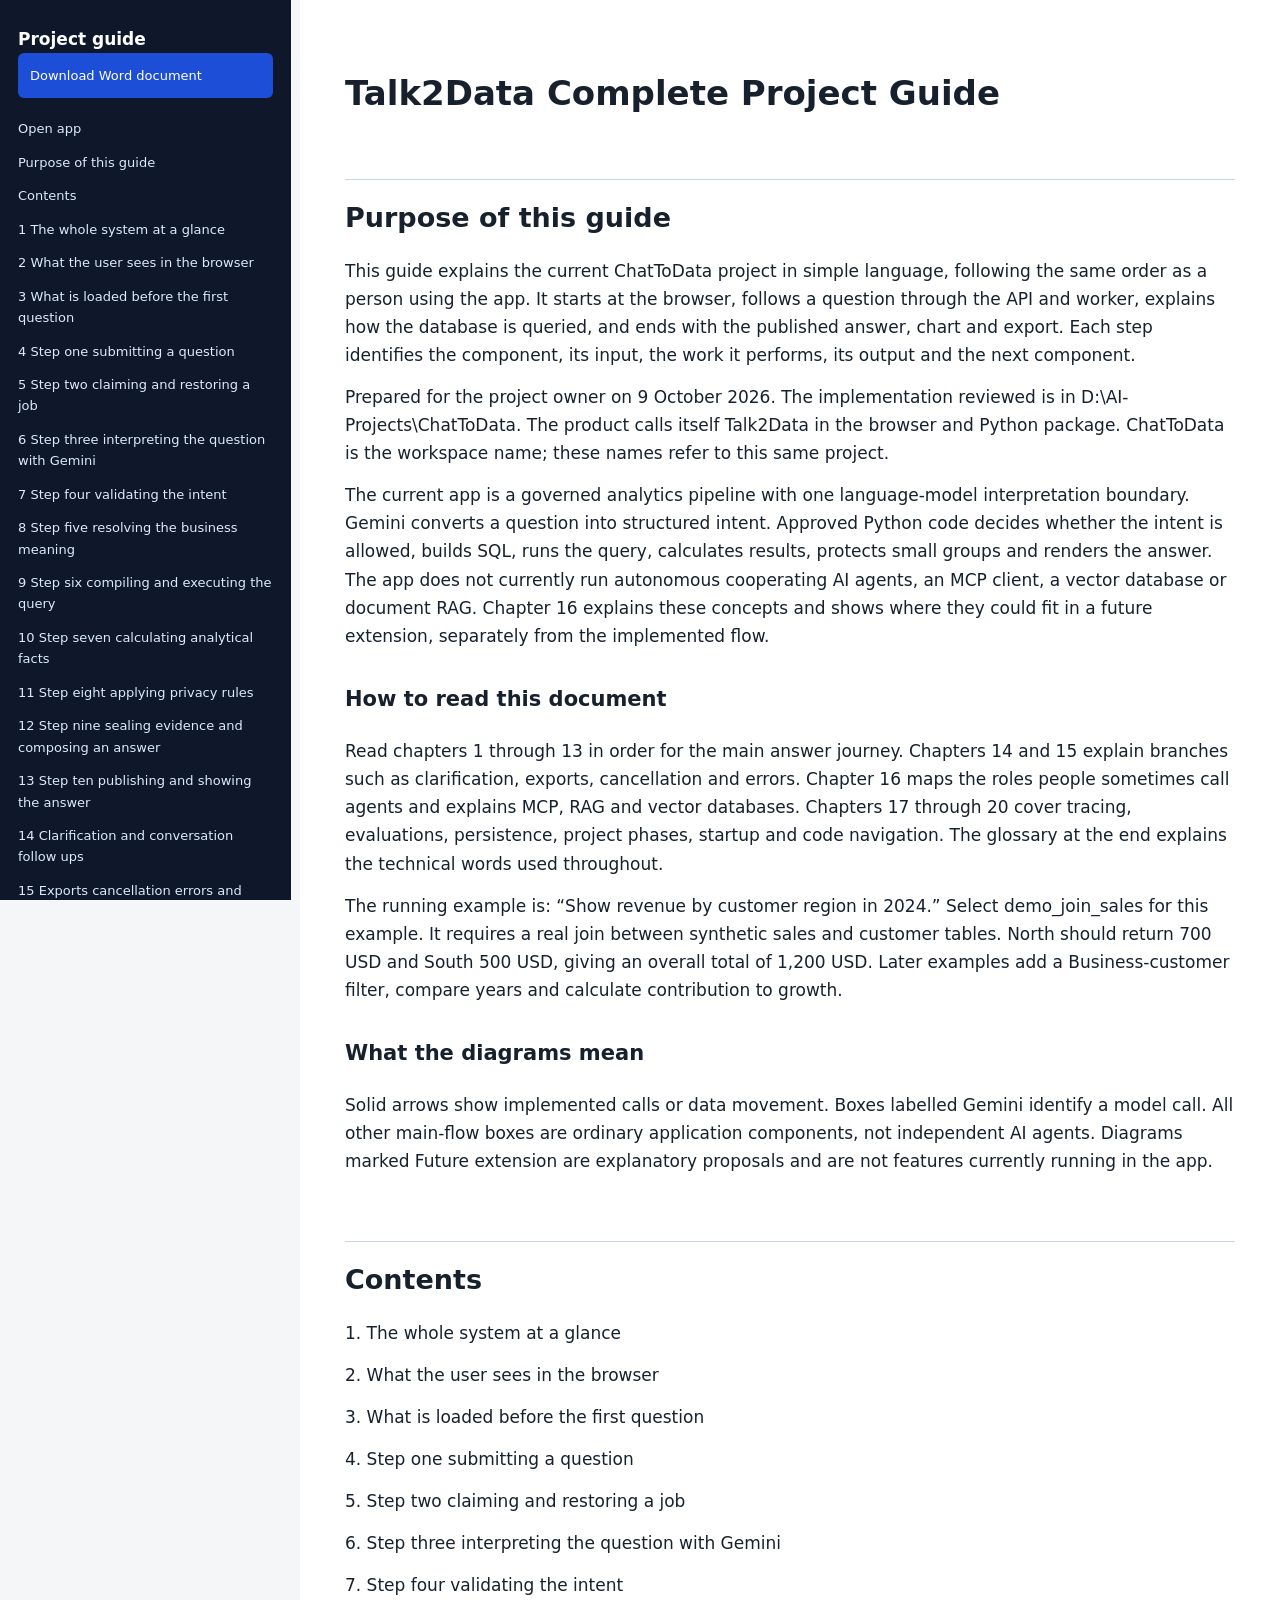
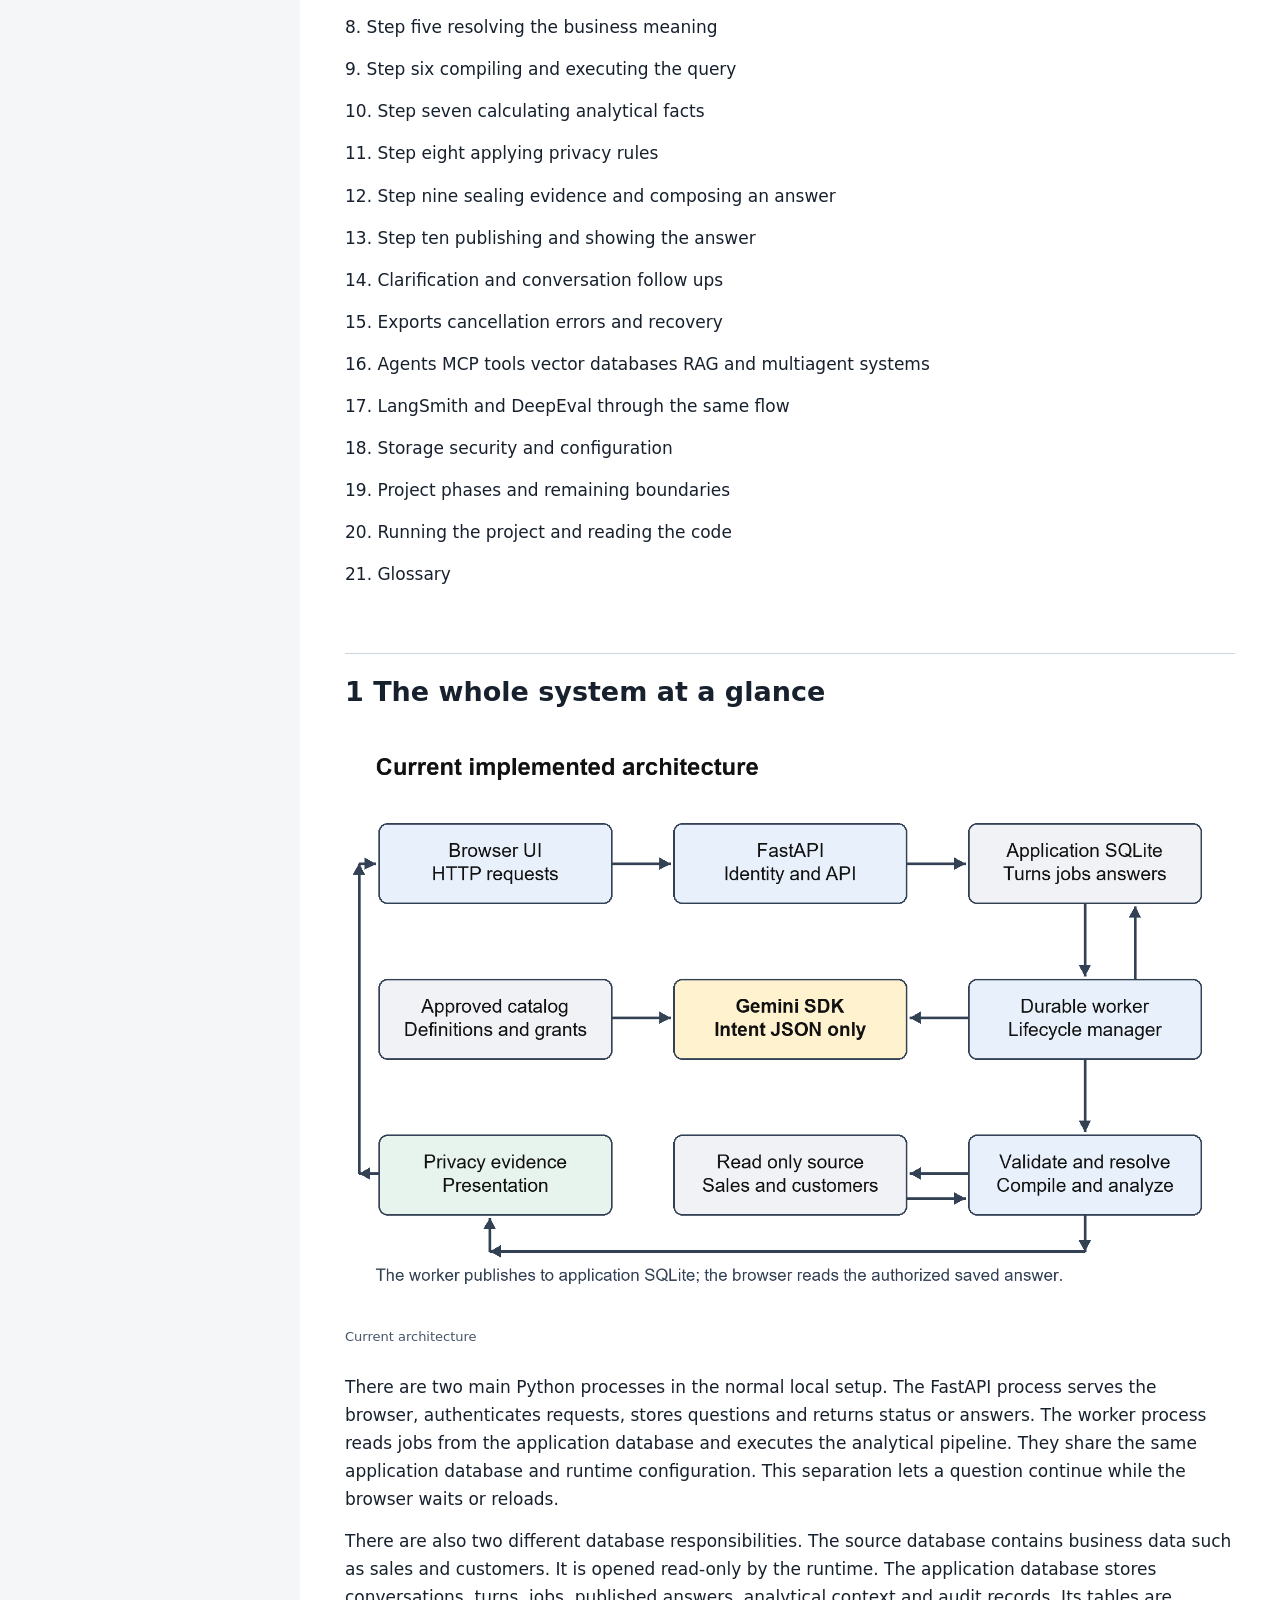
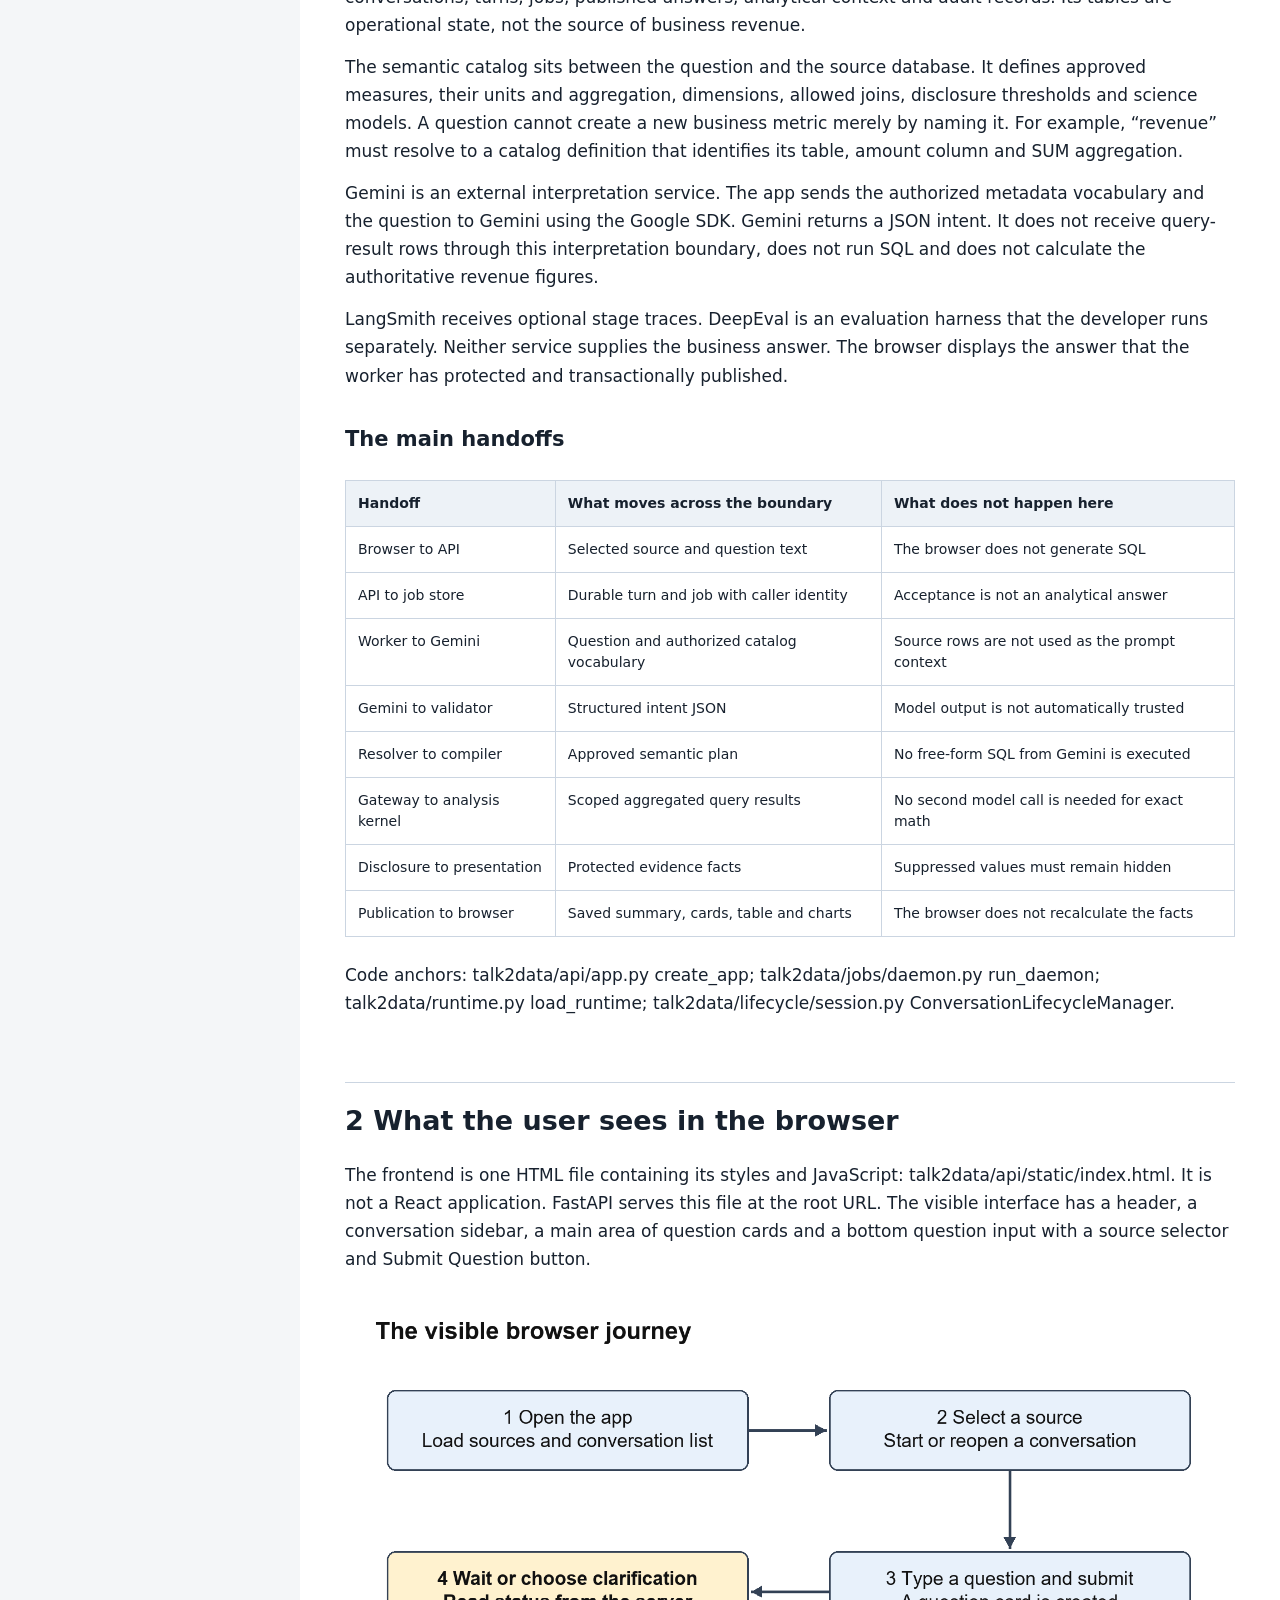
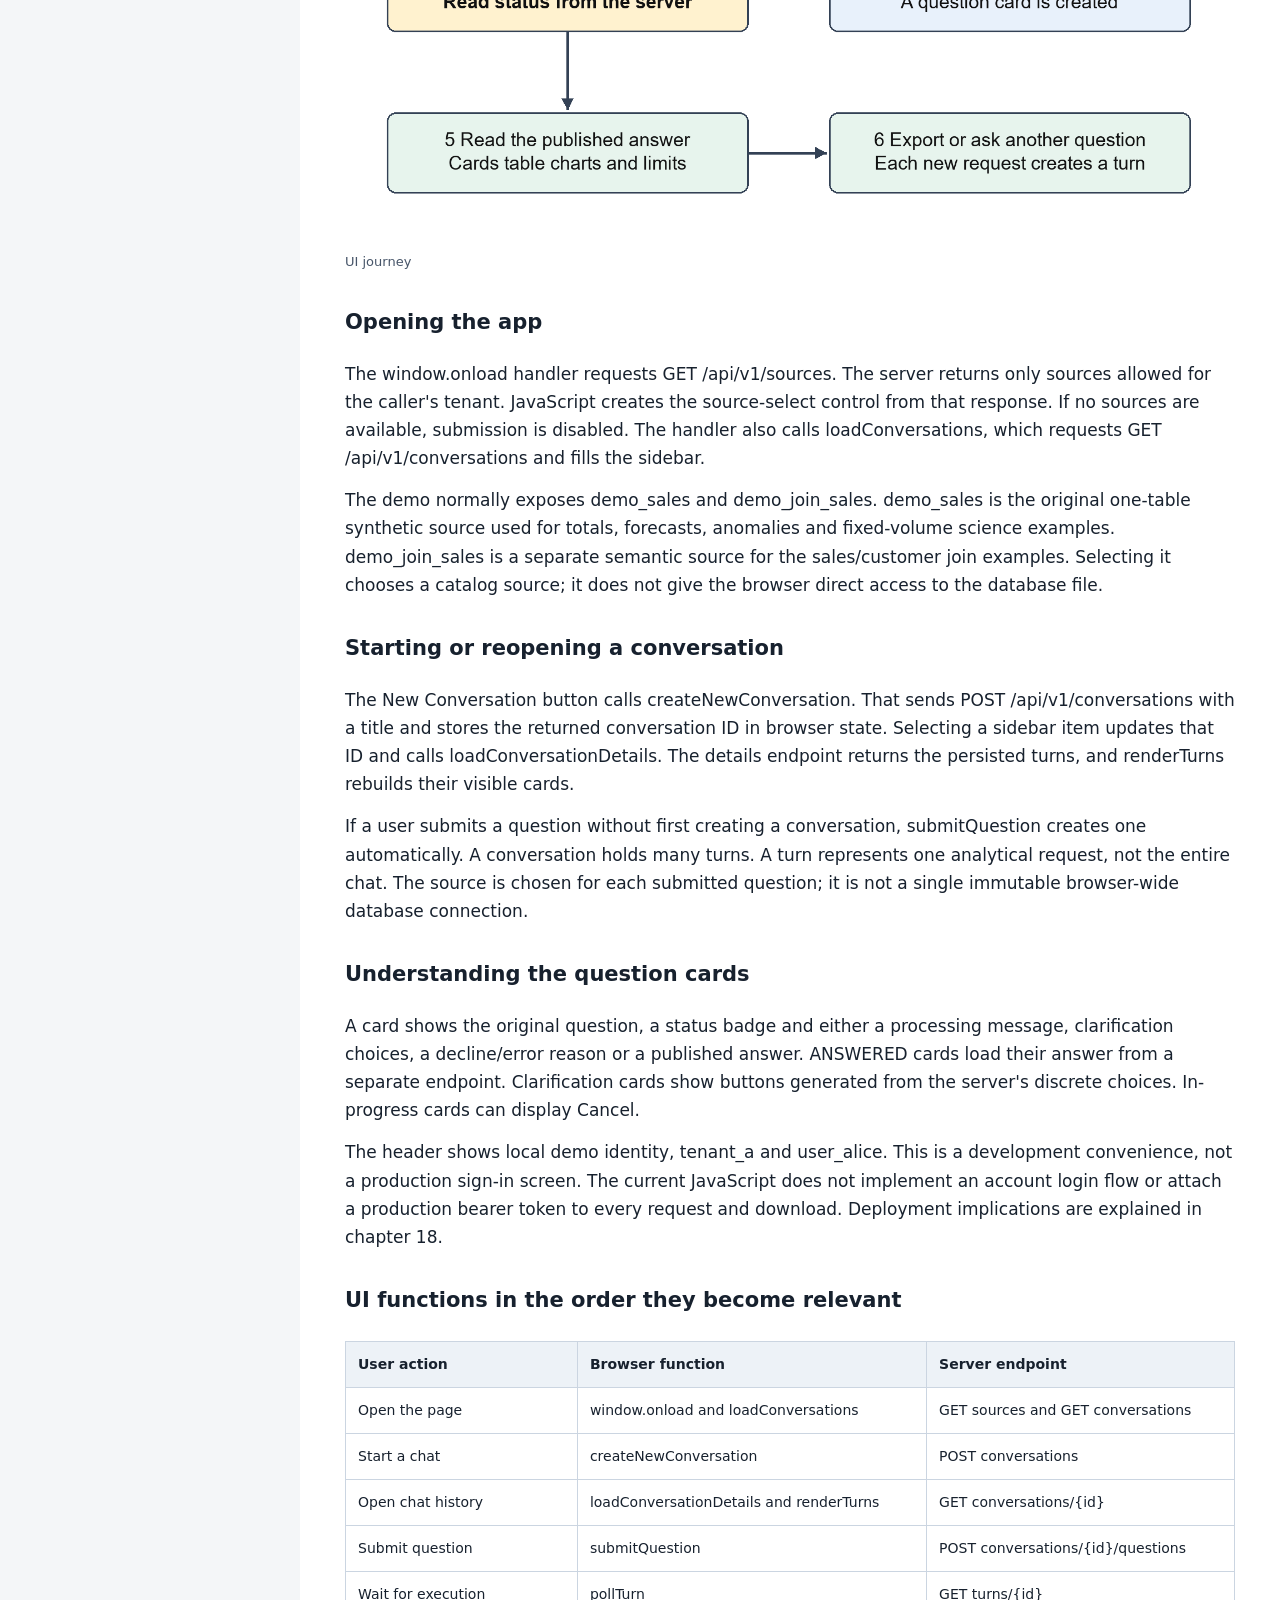
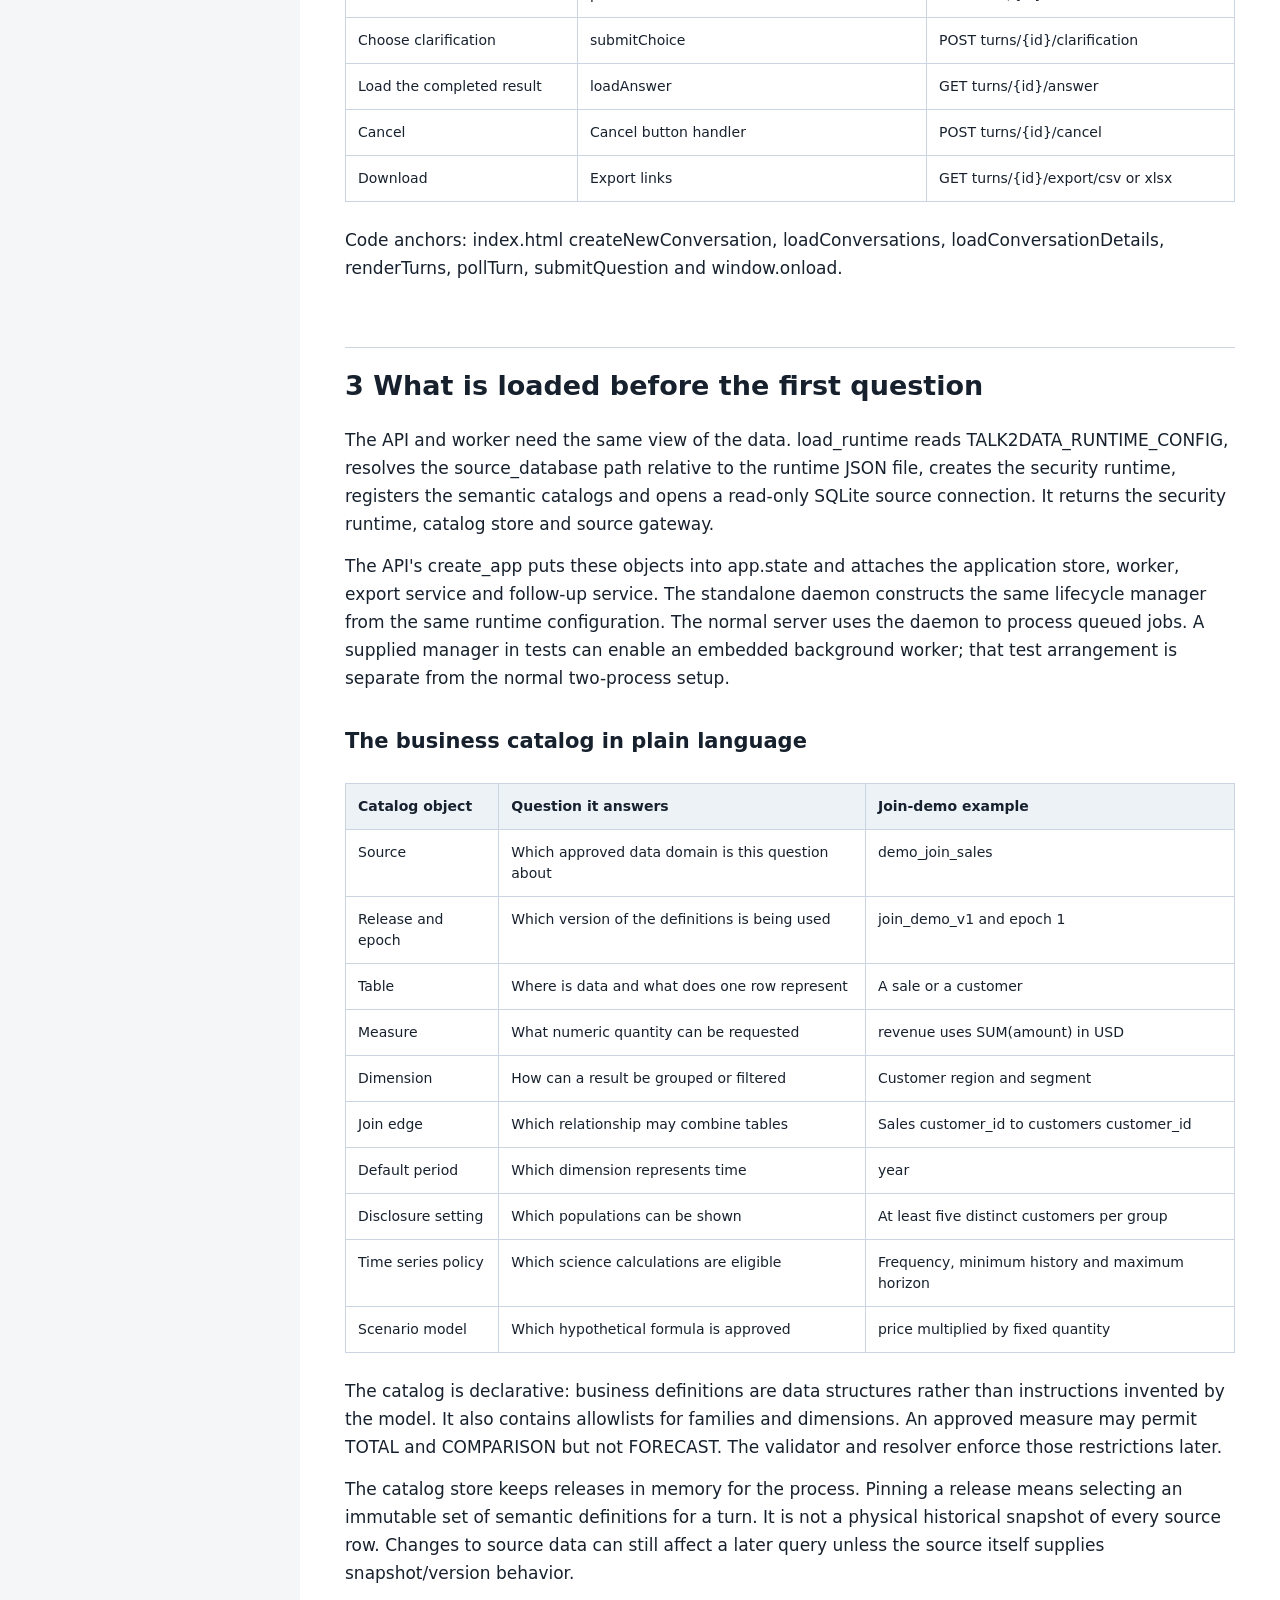
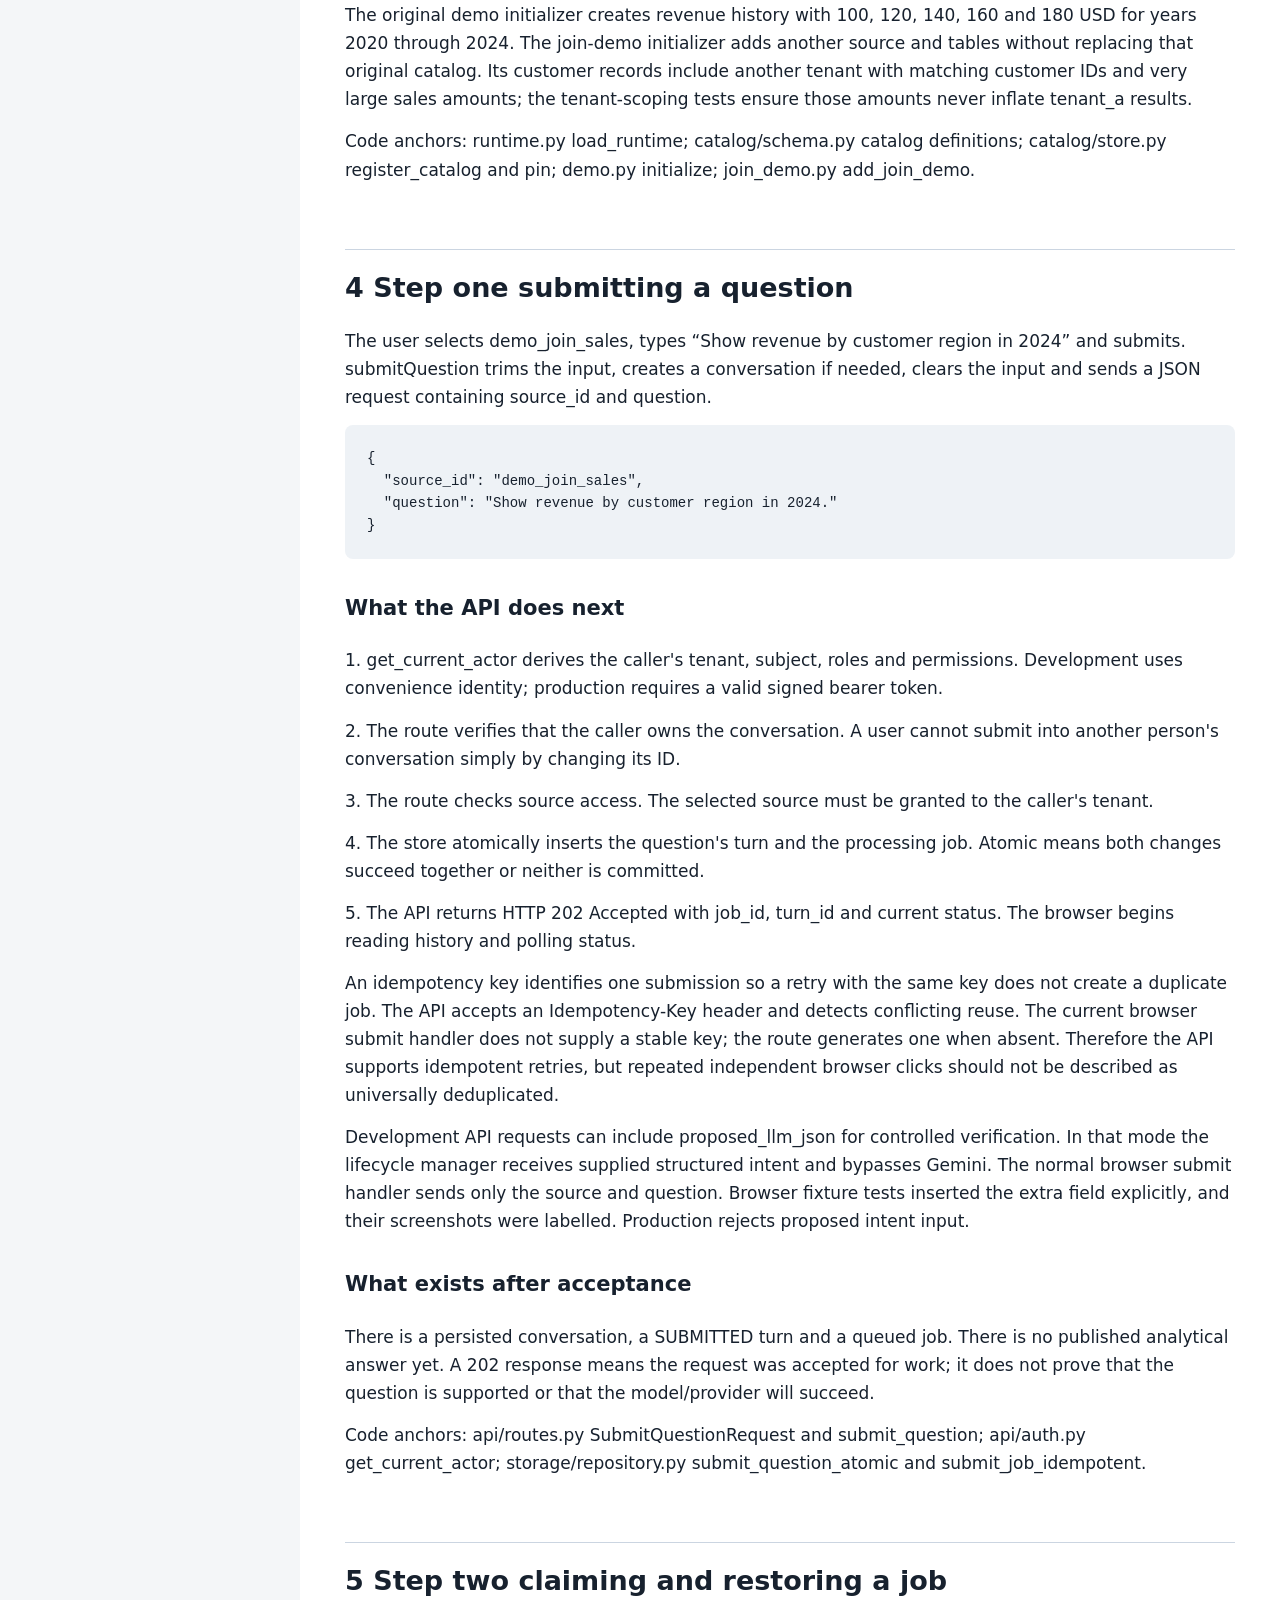
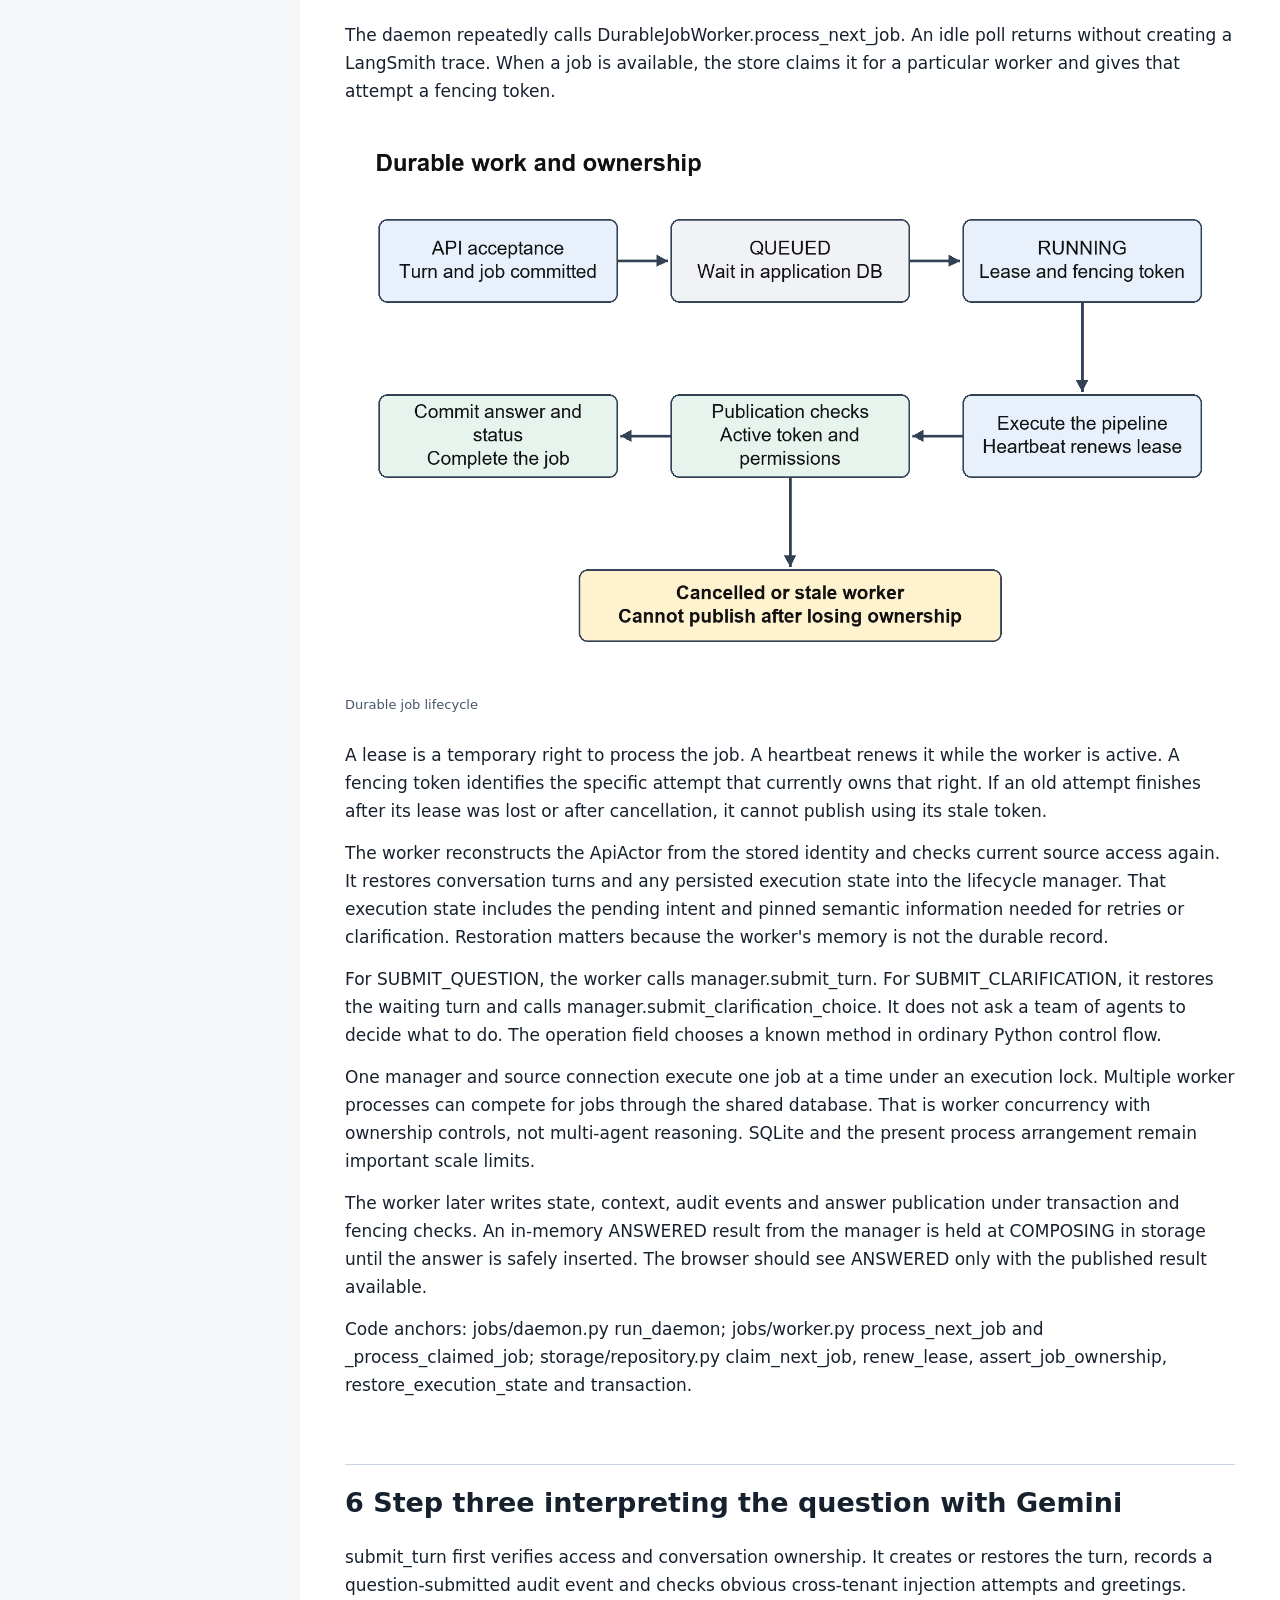
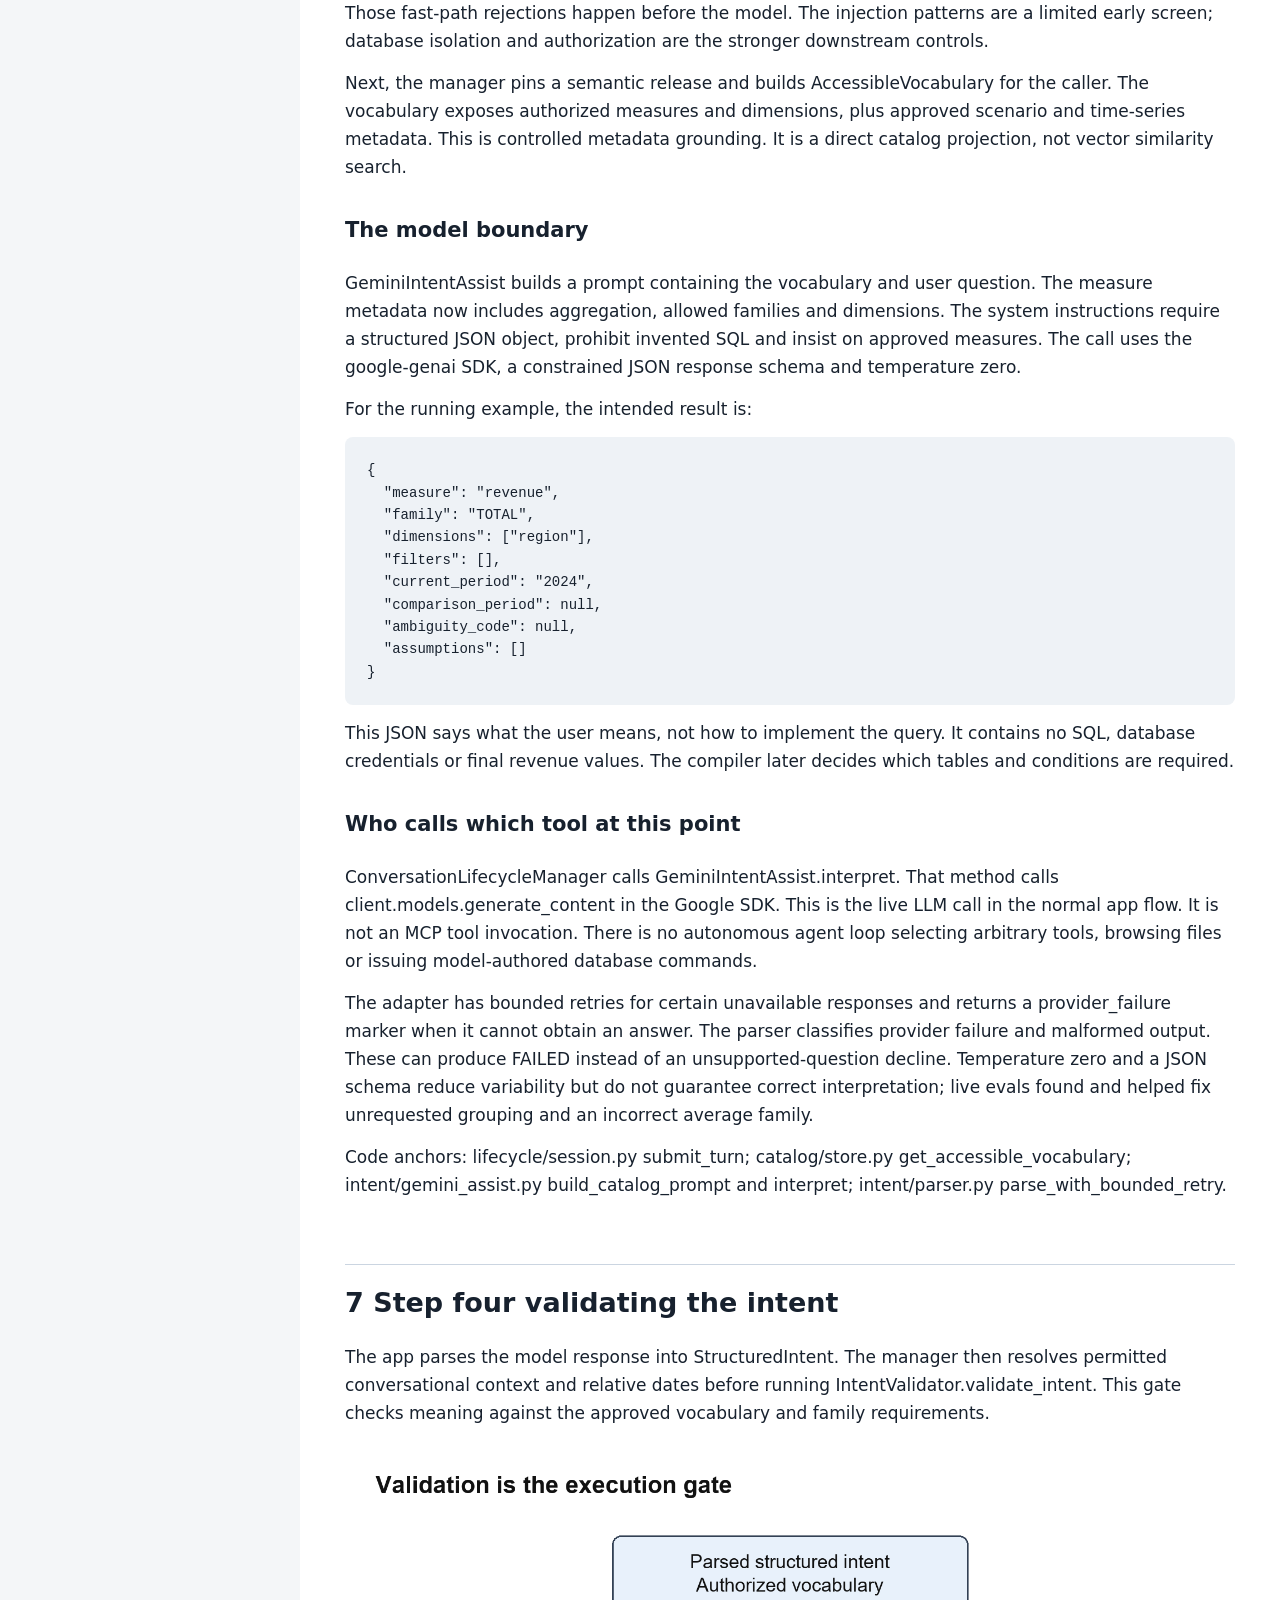
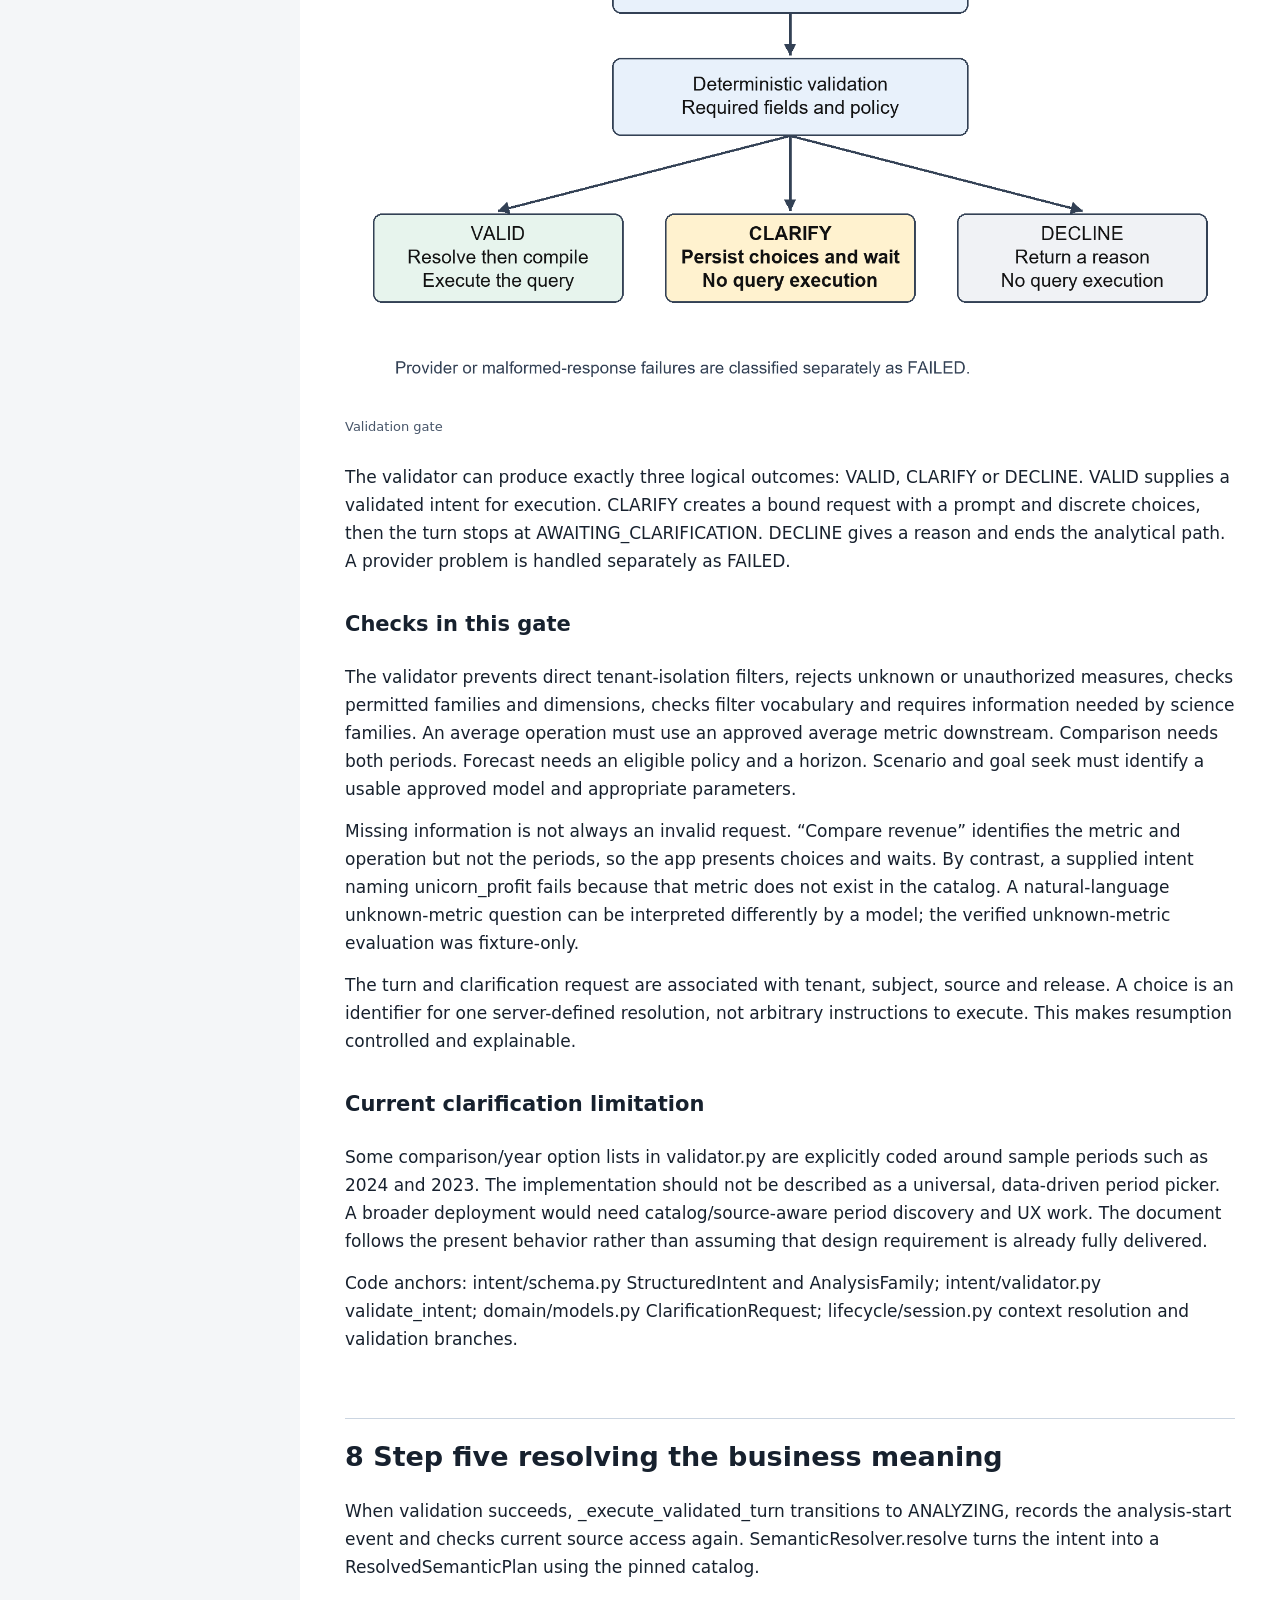
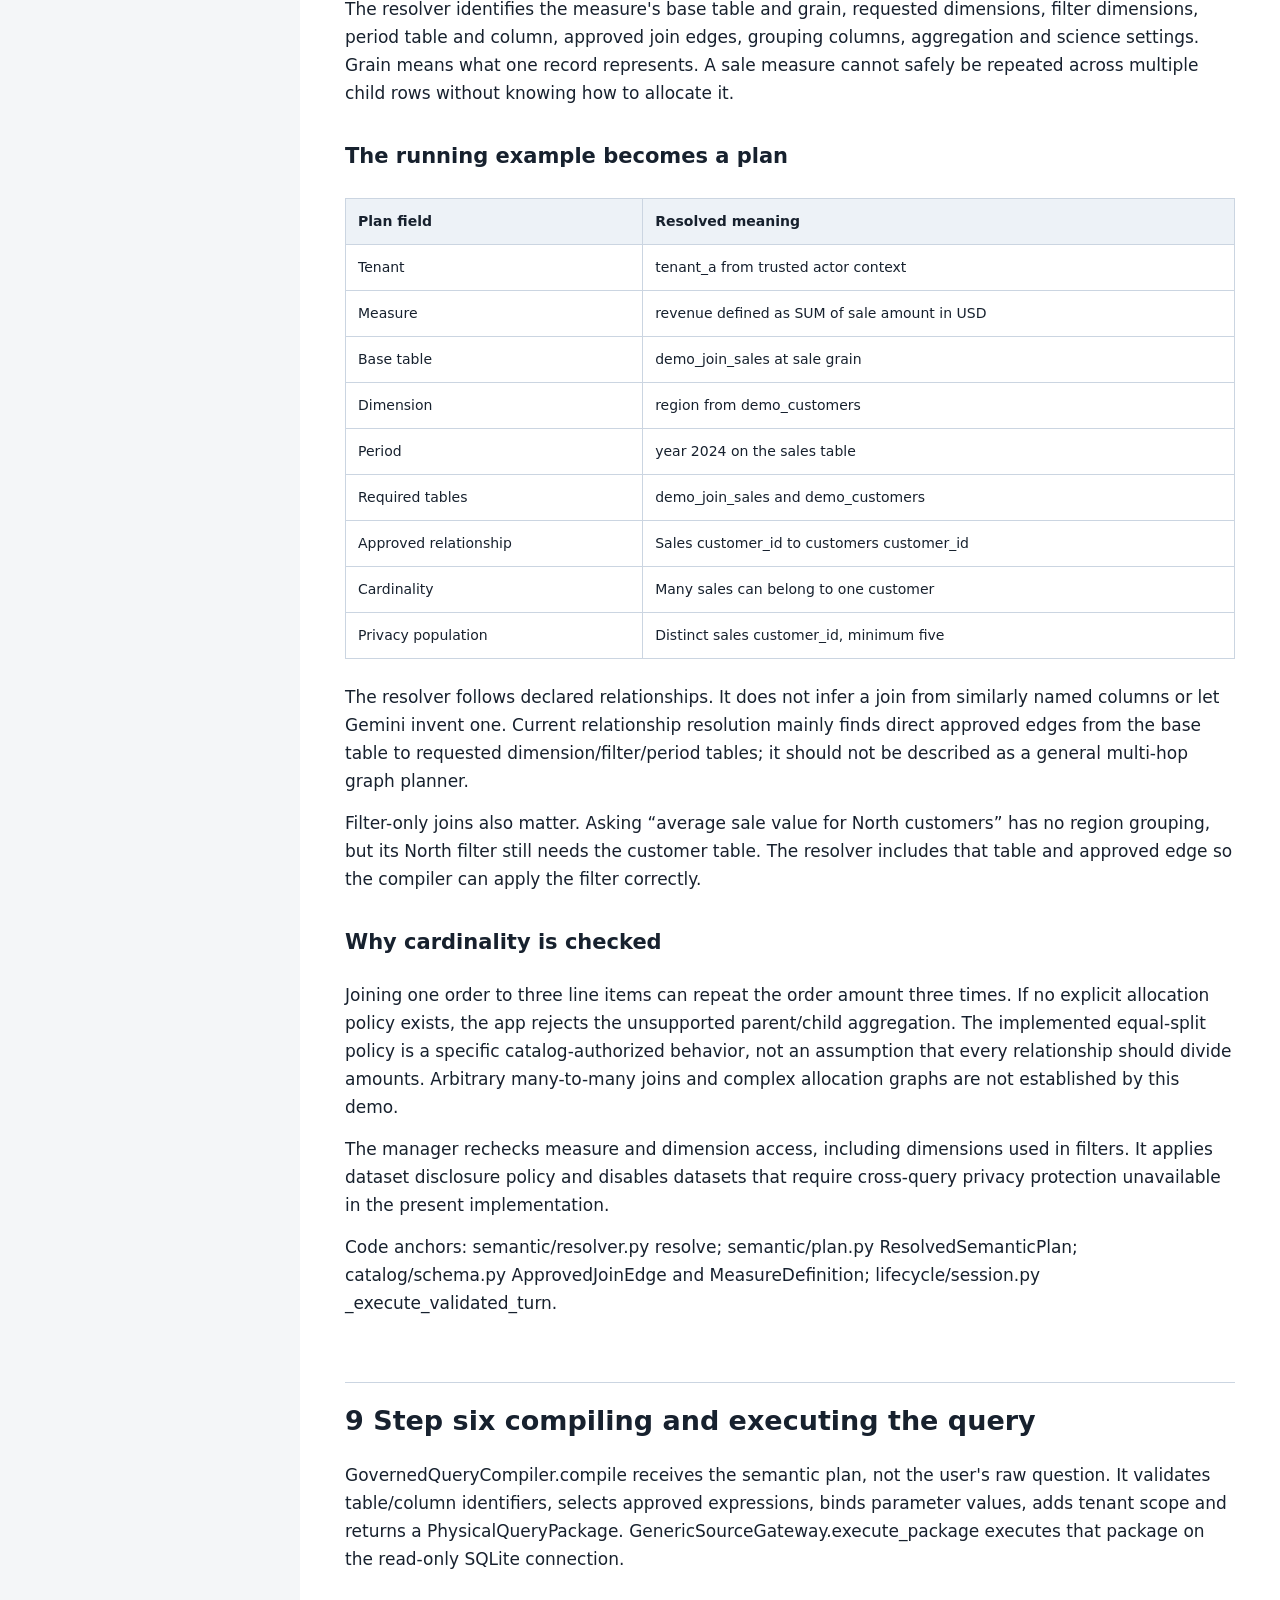
<file: docs/architecture/index.html>
<!doctype html><html lang="en"><head><meta charset="utf-8"><meta name="viewport" content="width=device-width,initial-scale=1"><title>Talk2Data Complete Project Guide</title><style>body{margin:0;background:#f4f6f8;color:#17212e;font:17px/1.65 system-ui}nav{position:fixed;top:0;left:0;bottom:0;width:255px;padding:25px 18px;background:#0f172a;color:white;overflow:auto}nav a{display:block;color:#dbeafe;font-size:13px;text-decoration:none;padding:6px 0}main{max-width:960px;margin:0 auto 0 300px;padding:50px 45px;background:white}h1{font-size:34px;line-height:1.2}h2{margin-top:65px;padding-top:20px;font-size:27px;line-height:1.3;border-top:1px solid #cbd5e1;scroll-margin-top:20px}h3{font-size:21px;margin-top:32px}p{margin:14px 0}table{border-collapse:collapse;width:100%;font-size:14px;line-height:1.5}th,td{border:1px solid #cbd5e1;padding:12px;text-align:left;vertical-align:top}th{background:#edf2f7}.table-wrap{overflow:auto;margin:24px 0}pre{background:#eef2f6;white-space:pre-wrap;font:14px/1.6 Consolas,monospace;padding:22px;border-radius:8px}figure{margin:25px 0}img{max-width:100%;height:auto}figcaption{font-size:13px;color:#475569}.download{display:block;background:#1d4ed8;color:white;padding:12px;border-radius:6px;margin-bottom:14px}@media(max-width:900px){nav{position:static;width:auto}nav a{display:inline-block;margin:4px 10px}main{margin:0;padding:25px}}@media print{nav{display:none}main{margin:0;padding:0}h2{break-before:page}table,figure{break-inside:avoid}}</style></head><body><nav><strong>Project guide</strong><a class="download" href="Talk2Data_Architecture_Guide.docx">Download Word document</a><a href="/">Open app</a><a href="#purpose-of-this-guide">Purpose of this guide</a><a href="#contents">Contents</a><a href="#1-the-whole-system-at-a-glance">1 The whole system at a glance</a><a href="#2-what-the-user-sees-in-the-browser">2 What the user sees in the browser</a><a href="#3-what-is-loaded-before-the-first-question">3 What is loaded before the first question</a><a href="#4-step-one-submitting-a-question">4 Step one submitting a question</a><a href="#5-step-two-claiming-and-restoring-a-job">5 Step two claiming and restoring a job</a><a href="#6-step-three-interpreting-the-question-with-gemini">6 Step three interpreting the question with Gemini</a><a href="#7-step-four-validating-the-intent">7 Step four validating the intent</a><a href="#8-step-five-resolving-the-business-meaning">8 Step five resolving the business meaning</a><a href="#9-step-six-compiling-and-executing-the-query">9 Step six compiling and executing the query</a><a href="#10-step-seven-calculating-analytical-facts">10 Step seven calculating analytical facts</a><a href="#11-step-eight-applying-privacy-rules">11 Step eight applying privacy rules</a><a href="#12-step-nine-sealing-evidence-and-composing-an-answer">12 Step nine sealing evidence and composing an answer</a><a href="#13-step-ten-publishing-and-showing-the-answer">13 Step ten publishing and showing the answer</a><a href="#14-clarification-and-conversation-follow-ups">14 Clarification and conversation follow ups</a><a href="#15-exports-cancellation-errors-and-recovery">15 Exports cancellation errors and recovery</a><a href="#16-agents-mcp-tools-vector-databases-rag-and-multiagent-systems">16 Agents MCP tools vector databases RAG and multiagent systems</a><a href="#17-langsmith-and-deepeval-through-the-same-flow">17 LangSmith and DeepEval through the same flow</a><a href="#18-storage-security-and-configuration">18 Storage security and configuration</a><a href="#19-project-phases-and-remaining-boundaries">19 Project phases and remaining boundaries</a><a href="#20-running-the-project-and-reading-the-code">20 Running the project and reading the code</a><a href="#21-glossary">21 Glossary</a></nav><main><h1>Talk2Data Complete Project Guide</h1><h2 id="purpose-of-this-guide">Purpose of this guide</h2><p>This guide explains the current ChatToData project in simple language, following the same order as a person using the app. It starts at the browser, follows a question through the API and worker, explains how the database is queried, and ends with the published answer, chart and export. Each step identifies the component, its input, the work it performs, its output and the next component.</p><p>Prepared for the project owner on 9 October 2026. The implementation reviewed is in D:\AI-Projects\ChatToData. The product calls itself Talk2Data in the browser and Python package. ChatToData is the workspace name; these names refer to this same project.</p><p>The current app is a governed analytics pipeline with one language-model interpretation boundary. Gemini converts a question into structured intent. Approved Python code decides whether the intent is allowed, builds SQL, runs the query, calculates results, protects small groups and renders the answer. The app does not currently run autonomous cooperating AI agents, an MCP client, a vector database or document RAG. Chapter 16 explains these concepts and shows where they could fit in a future extension, separately from the implemented flow.</p><h3>How to read this document</h3><p>Read chapters 1 through 13 in order for the main answer journey. Chapters 14 and 15 explain branches such as clarification, exports, cancellation and errors. Chapter 16 maps the roles people sometimes call agents and explains MCP, RAG and vector databases. Chapters 17 through 20 cover tracing, evaluations, persistence, project phases, startup and code navigation. The glossary at the end explains the technical words used throughout.</p><p>The running example is: “Show revenue by customer region in 2024.” Select demo_join_sales for this example. It requires a real join between synthetic sales and customer tables. North should return 700 USD and South 500 USD, giving an overall total of 1,200 USD. Later examples add a Business-customer filter, compare years and calculate contribution to growth.</p><h3>What the diagrams mean</h3><p>Solid arrows show implemented calls or data movement. Boxes labelled Gemini identify a model call. All other main-flow boxes are ordinary application components, not independent AI agents. Diagrams marked Future extension are explanatory proposals and are not features currently running in the app.</p><h2 id="contents">Contents</h2><p>1. The whole system at a glance</p><p>2. What the user sees in the browser</p><p>3. What is loaded before the first question</p><p>4. Step one submitting a question</p><p>5. Step two claiming and restoring a job</p><p>6. Step three interpreting the question with Gemini</p><p>7. Step four validating the intent</p><p>8. Step five resolving the business meaning</p><p>9. Step six compiling and executing the query</p><p>10. Step seven calculating analytical facts</p><p>11. Step eight applying privacy rules</p><p>12. Step nine sealing evidence and composing an answer</p><p>13. Step ten publishing and showing the answer</p><p>14. Clarification and conversation follow ups</p><p>15. Exports cancellation errors and recovery</p><p>16. Agents MCP tools vector databases RAG and multiagent systems</p><p>17. LangSmith and DeepEval through the same flow</p><p>18. Storage security and configuration</p><p>19. Project phases and remaining boundaries</p><p>20. Running the project and reading the code</p><p>21. Glossary</p><h2 id="1-the-whole-system-at-a-glance">1 The whole system at a glance</h2><figure><a href="diagrams/architecture.png"><img src="diagrams/architecture.png" alt="Current architecture"></a><figcaption>Current architecture</figcaption></figure><p>There are two main Python processes in the normal local setup. The FastAPI process serves the browser, authenticates requests, stores questions and returns status or answers. The worker process reads jobs from the application database and executes the analytical pipeline. They share the same application database and runtime configuration. This separation lets a question continue while the browser waits or reloads.</p><p>There are also two different database responsibilities. The source database contains business data such as sales and customers. It is opened read-only by the runtime. The application database stores conversations, turns, jobs, published answers, analytical context and audit records. Its tables are operational state, not the source of business revenue.</p><p>The semantic catalog sits between the question and the source database. It defines approved measures, their units and aggregation, dimensions, allowed joins, disclosure thresholds and science models. A question cannot create a new business metric merely by naming it. For example, “revenue” must resolve to a catalog definition that identifies its table, amount column and SUM aggregation.</p><p>Gemini is an external interpretation service. The app sends the authorized metadata vocabulary and the question to Gemini using the Google SDK. Gemini returns a JSON intent. It does not receive query-result rows through this interpretation boundary, does not run SQL and does not calculate the authoritative revenue figures.</p><p>LangSmith receives optional stage traces. DeepEval is an evaluation harness that the developer runs separately. Neither service supplies the business answer. The browser displays the answer that the worker has protected and transactionally published.</p><h3>The main handoffs</h3><div class="table-wrap"><table><tr><th>Handoff</th><th>What moves across the boundary</th><th>What does not happen here</th></tr><tr><td>Browser to API</td><td>Selected source and question text</td><td>The browser does not generate SQL</td></tr><tr><td>API to job store</td><td>Durable turn and job with caller identity</td><td>Acceptance is not an analytical answer</td></tr><tr><td>Worker to Gemini</td><td>Question and authorized catalog vocabulary</td><td>Source rows are not used as the prompt context</td></tr><tr><td>Gemini to validator</td><td>Structured intent JSON</td><td>Model output is not automatically trusted</td></tr><tr><td>Resolver to compiler</td><td>Approved semantic plan</td><td>No free-form SQL from Gemini is executed</td></tr><tr><td>Gateway to analysis kernel</td><td>Scoped aggregated query results</td><td>No second model call is needed for exact math</td></tr><tr><td>Disclosure to presentation</td><td>Protected evidence facts</td><td>Suppressed values must remain hidden</td></tr><tr><td>Publication to browser</td><td>Saved summary, cards, table and charts</td><td>The browser does not recalculate the facts</td></tr></table></div><p>Code anchors: talk2data/api/app.py create_app; talk2data/jobs/daemon.py run_daemon; talk2data/runtime.py load_runtime; talk2data/lifecycle/session.py ConversationLifecycleManager.</p><h2 id="2-what-the-user-sees-in-the-browser">2 What the user sees in the browser</h2><p>The frontend is one HTML file containing its styles and JavaScript: talk2data/api/static/index.html. It is not a React application. FastAPI serves this file at the root URL. The visible interface has a header, a conversation sidebar, a main area of question cards and a bottom question input with a source selector and Submit Question button.</p><figure><a href="diagrams/ui_journey.png"><img src="diagrams/ui_journey.png" alt="UI journey"></a><figcaption>UI journey</figcaption></figure><h3>Opening the app</h3><p>The window.onload handler requests GET /api/v1/sources. The server returns only sources allowed for the caller&#x27;s tenant. JavaScript creates the source-select control from that response. If no sources are available, submission is disabled. The handler also calls loadConversations, which requests GET /api/v1/conversations and fills the sidebar.</p><p>The demo normally exposes demo_sales and demo_join_sales. demo_sales is the original one-table synthetic source used for totals, forecasts, anomalies and fixed-volume science examples. demo_join_sales is a separate semantic source for the sales/customer join examples. Selecting it chooses a catalog source; it does not give the browser direct access to the database file.</p><h3>Starting or reopening a conversation</h3><p>The New Conversation button calls createNewConversation. That sends POST /api/v1/conversations with a title and stores the returned conversation ID in browser state. Selecting a sidebar item updates that ID and calls loadConversationDetails. The details endpoint returns the persisted turns, and renderTurns rebuilds their visible cards.</p><p>If a user submits a question without first creating a conversation, submitQuestion creates one automatically. A conversation holds many turns. A turn represents one analytical request, not the entire chat. The source is chosen for each submitted question; it is not a single immutable browser-wide database connection.</p><h3>Understanding the question cards</h3><p>A card shows the original question, a status badge and either a processing message, clarification choices, a decline/error reason or a published answer. ANSWERED cards load their answer from a separate endpoint. Clarification cards show buttons generated from the server&#x27;s discrete choices. In-progress cards can display Cancel.</p><p>The header shows local demo identity, tenant_a and user_alice. This is a development convenience, not a production sign-in screen. The current JavaScript does not implement an account login flow or attach a production bearer token to every request and download. Deployment implications are explained in chapter 18.</p><h3>UI functions in the order they become relevant</h3><div class="table-wrap"><table><tr><th>User action</th><th>Browser function</th><th>Server endpoint</th></tr><tr><td>Open the page</td><td>window.onload and loadConversations</td><td>GET sources and GET conversations</td></tr><tr><td>Start a chat</td><td>createNewConversation</td><td>POST conversations</td></tr><tr><td>Open chat history</td><td>loadConversationDetails and renderTurns</td><td>GET conversations/{id}</td></tr><tr><td>Submit question</td><td>submitQuestion</td><td>POST conversations/{id}/questions</td></tr><tr><td>Wait for execution</td><td>pollTurn</td><td>GET turns/{id}</td></tr><tr><td>Choose clarification</td><td>submitChoice</td><td>POST turns/{id}/clarification</td></tr><tr><td>Load the completed result</td><td>loadAnswer</td><td>GET turns/{id}/answer</td></tr><tr><td>Cancel</td><td>Cancel button handler</td><td>POST turns/{id}/cancel</td></tr><tr><td>Download</td><td>Export links</td><td>GET turns/{id}/export/csv or xlsx</td></tr></table></div><p>Code anchors: index.html createNewConversation, loadConversations, loadConversationDetails, renderTurns, pollTurn, submitQuestion and window.onload.</p><h2 id="3-what-is-loaded-before-the-first-question">3 What is loaded before the first question</h2><p>The API and worker need the same view of the data. load_runtime reads TALK2DATA_RUNTIME_CONFIG, resolves the source_database path relative to the runtime JSON file, creates the security runtime, registers the semantic catalogs and opens a read-only SQLite source connection. It returns the security runtime, catalog store and source gateway.</p><p>The API&#x27;s create_app puts these objects into app.state and attaches the application store, worker, export service and follow-up service. The standalone daemon constructs the same lifecycle manager from the same runtime configuration. The normal server uses the daemon to process queued jobs. A supplied manager in tests can enable an embedded background worker; that test arrangement is separate from the normal two-process setup.</p><h3>The business catalog in plain language</h3><div class="table-wrap"><table><tr><th>Catalog object</th><th>Question it answers</th><th>Join-demo example</th></tr><tr><td>Source</td><td>Which approved data domain is this question about</td><td>demo_join_sales</td></tr><tr><td>Release and epoch</td><td>Which version of the definitions is being used</td><td>join_demo_v1 and epoch 1</td></tr><tr><td>Table</td><td>Where is data and what does one row represent</td><td>A sale or a customer</td></tr><tr><td>Measure</td><td>What numeric quantity can be requested</td><td>revenue uses SUM(amount) in USD</td></tr><tr><td>Dimension</td><td>How can a result be grouped or filtered</td><td>Customer region and segment</td></tr><tr><td>Join edge</td><td>Which relationship may combine tables</td><td>Sales customer_id to customers customer_id</td></tr><tr><td>Default period</td><td>Which dimension represents time</td><td>year</td></tr><tr><td>Disclosure setting</td><td>Which populations can be shown</td><td>At least five distinct customers per group</td></tr><tr><td>Time series policy</td><td>Which science calculations are eligible</td><td>Frequency, minimum history and maximum horizon</td></tr><tr><td>Scenario model</td><td>Which hypothetical formula is approved</td><td>price multiplied by fixed quantity</td></tr></table></div><p>The catalog is declarative: business definitions are data structures rather than instructions invented by the model. It also contains allowlists for families and dimensions. An approved measure may permit TOTAL and COMPARISON but not FORECAST. The validator and resolver enforce those restrictions later.</p><p>The catalog store keeps releases in memory for the process. Pinning a release means selecting an immutable set of semantic definitions for a turn. It is not a physical historical snapshot of every source row. Changes to source data can still affect a later query unless the source itself supplies snapshot/version behavior.</p><p>The original demo initializer creates revenue history with 100, 120, 140, 160 and 180 USD for years 2020 through 2024. The join-demo initializer adds another source and tables without replacing that original catalog. Its customer records include another tenant with matching customer IDs and very large sales amounts; the tenant-scoping tests ensure those amounts never inflate tenant_a results.</p><p>Code anchors: runtime.py load_runtime; catalog/schema.py catalog definitions; catalog/store.py register_catalog and pin; demo.py initialize; join_demo.py add_join_demo.</p><h2 id="4-step-one-submitting-a-question">4 Step one submitting a question</h2><p>The user selects demo_join_sales, types “Show revenue by customer region in 2024” and submits. submitQuestion trims the input, creates a conversation if needed, clears the input and sends a JSON request containing source_id and question.</p><pre>{
  &quot;source_id&quot;: &quot;demo_join_sales&quot;,
  &quot;question&quot;: &quot;Show revenue by customer region in 2024.&quot;
}</pre><h3>What the API does next</h3><p>1. get_current_actor derives the caller&#x27;s tenant, subject, roles and permissions. Development uses convenience identity; production requires a valid signed bearer token.</p><p>2. The route verifies that the caller owns the conversation. A user cannot submit into another person&#x27;s conversation simply by changing its ID.</p><p>3. The route checks source access. The selected source must be granted to the caller&#x27;s tenant.</p><p>4. The store atomically inserts the question&#x27;s turn and the processing job. Atomic means both changes succeed together or neither is committed.</p><p>5. The API returns HTTP 202 Accepted with job_id, turn_id and current status. The browser begins reading history and polling status.</p><p>An idempotency key identifies one submission so a retry with the same key does not create a duplicate job. The API accepts an Idempotency-Key header and detects conflicting reuse. The current browser submit handler does not supply a stable key; the route generates one when absent. Therefore the API supports idempotent retries, but repeated independent browser clicks should not be described as universally deduplicated.</p><p>Development API requests can include proposed_llm_json for controlled verification. In that mode the lifecycle manager receives supplied structured intent and bypasses Gemini. The normal browser submit handler sends only the source and question. Browser fixture tests inserted the extra field explicitly, and their screenshots were labelled. Production rejects proposed intent input.</p><h3>What exists after acceptance</h3><p>There is a persisted conversation, a SUBMITTED turn and a queued job. There is no published analytical answer yet. A 202 response means the request was accepted for work; it does not prove that the question is supported or that the model/provider will succeed.</p><p>Code anchors: api/routes.py SubmitQuestionRequest and submit_question; api/auth.py get_current_actor; storage/repository.py submit_question_atomic and submit_job_idempotent.</p><h2 id="5-step-two-claiming-and-restoring-a-job">5 Step two claiming and restoring a job</h2><p>The daemon repeatedly calls DurableJobWorker.process_next_job. An idle poll returns without creating a LangSmith trace. When a job is available, the store claims it for a particular worker and gives that attempt a fencing token.</p><figure><a href="diagrams/jobs.png"><img src="diagrams/jobs.png" alt="Durable job lifecycle"></a><figcaption>Durable job lifecycle</figcaption></figure><p>A lease is a temporary right to process the job. A heartbeat renews it while the worker is active. A fencing token identifies the specific attempt that currently owns that right. If an old attempt finishes after its lease was lost or after cancellation, it cannot publish using its stale token.</p><p>The worker reconstructs the ApiActor from the stored identity and checks current source access again. It restores conversation turns and any persisted execution state into the lifecycle manager. That execution state includes the pending intent and pinned semantic information needed for retries or clarification. Restoration matters because the worker&#x27;s memory is not the durable record.</p><p>For SUBMIT_QUESTION, the worker calls manager.submit_turn. For SUBMIT_CLARIFICATION, it restores the waiting turn and calls manager.submit_clarification_choice. It does not ask a team of agents to decide what to do. The operation field chooses a known method in ordinary Python control flow.</p><p>One manager and source connection execute one job at a time under an execution lock. Multiple worker processes can compete for jobs through the shared database. That is worker concurrency with ownership controls, not multi-agent reasoning. SQLite and the present process arrangement remain important scale limits.</p><p>The worker later writes state, context, audit events and answer publication under transaction and fencing checks. An in-memory ANSWERED result from the manager is held at COMPOSING in storage until the answer is safely inserted. The browser should see ANSWERED only with the published result available.</p><p>Code anchors: jobs/daemon.py run_daemon; jobs/worker.py process_next_job and _process_claimed_job; storage/repository.py claim_next_job, renew_lease, assert_job_ownership, restore_execution_state and transaction.</p><h2 id="6-step-three-interpreting-the-question-with-gemini">6 Step three interpreting the question with Gemini</h2><p>submit_turn first verifies access and conversation ownership. It creates or restores the turn, records a question-submitted audit event and checks obvious cross-tenant injection attempts and greetings. Those fast-path rejections happen before the model. The injection patterns are a limited early screen; database isolation and authorization are the stronger downstream controls.</p><p>Next, the manager pins a semantic release and builds AccessibleVocabulary for the caller. The vocabulary exposes authorized measures and dimensions, plus approved scenario and time-series metadata. This is controlled metadata grounding. It is a direct catalog projection, not vector similarity search.</p><h3>The model boundary</h3><p>GeminiIntentAssist builds a prompt containing the vocabulary and user question. The measure metadata now includes aggregation, allowed families and dimensions. The system instructions require a structured JSON object, prohibit invented SQL and insist on approved measures. The call uses the google-genai SDK, a constrained JSON response schema and temperature zero.</p><p>For the running example, the intended result is:</p><pre>{
  &quot;measure&quot;: &quot;revenue&quot;,
  &quot;family&quot;: &quot;TOTAL&quot;,
  &quot;dimensions&quot;: [&quot;region&quot;],
  &quot;filters&quot;: [],
  &quot;current_period&quot;: &quot;2024&quot;,
  &quot;comparison_period&quot;: null,
  &quot;ambiguity_code&quot;: null,
  &quot;assumptions&quot;: []
}</pre><p>This JSON says what the user means, not how to implement the query. It contains no SQL, database credentials or final revenue values. The compiler later decides which tables and conditions are required.</p><h3>Who calls which tool at this point</h3><p>ConversationLifecycleManager calls GeminiIntentAssist.interpret. That method calls client.models.generate_content in the Google SDK. This is the live LLM call in the normal app flow. It is not an MCP tool invocation. There is no autonomous agent loop selecting arbitrary tools, browsing files or issuing model-authored database commands.</p><p>The adapter has bounded retries for certain unavailable responses and returns a provider_failure marker when it cannot obtain an answer. The parser classifies provider failure and malformed output. These can produce FAILED instead of an unsupported-question decline. Temperature zero and a JSON schema reduce variability but do not guarantee correct interpretation; live evals found and helped fix unrequested grouping and an incorrect average family.</p><p>Code anchors: lifecycle/session.py submit_turn; catalog/store.py get_accessible_vocabulary; intent/gemini_assist.py build_catalog_prompt and interpret; intent/parser.py parse_with_bounded_retry.</p><h2 id="7-step-four-validating-the-intent">7 Step four validating the intent</h2><p>The app parses the model response into StructuredIntent. The manager then resolves permitted conversational context and relative dates before running IntentValidator.validate_intent. This gate checks meaning against the approved vocabulary and family requirements.</p><figure><a href="diagrams/validation.png"><img src="diagrams/validation.png" alt="Validation gate"></a><figcaption>Validation gate</figcaption></figure><p>The validator can produce exactly three logical outcomes: VALID, CLARIFY or DECLINE. VALID supplies a validated intent for execution. CLARIFY creates a bound request with a prompt and discrete choices, then the turn stops at AWAITING_CLARIFICATION. DECLINE gives a reason and ends the analytical path. A provider problem is handled separately as FAILED.</p><h3>Checks in this gate</h3><p>The validator prevents direct tenant-isolation filters, rejects unknown or unauthorized measures, checks permitted families and dimensions, checks filter vocabulary and requires information needed by science families. An average operation must use an approved average metric downstream. Comparison needs both periods. Forecast needs an eligible policy and a horizon. Scenario and goal seek must identify a usable approved model and appropriate parameters.</p><p>Missing information is not always an invalid request. “Compare revenue” identifies the metric and operation but not the periods, so the app presents choices and waits. By contrast, a supplied intent naming unicorn_profit fails because that metric does not exist in the catalog. A natural-language unknown-metric question can be interpreted differently by a model; the verified unknown-metric evaluation was fixture-only.</p><p>The turn and clarification request are associated with tenant, subject, source and release. A choice is an identifier for one server-defined resolution, not arbitrary instructions to execute. This makes resumption controlled and explainable.</p><h3>Current clarification limitation</h3><p>Some comparison/year option lists in validator.py are explicitly coded around sample periods such as 2024 and 2023. The implementation should not be described as a universal, data-driven period picker. A broader deployment would need catalog/source-aware period discovery and UX work. The document follows the present behavior rather than assuming that design requirement is already fully delivered.</p><p>Code anchors: intent/schema.py StructuredIntent and AnalysisFamily; intent/validator.py validate_intent; domain/models.py ClarificationRequest; lifecycle/session.py context resolution and validation branches.</p><h2 id="8-step-five-resolving-the-business-meaning">8 Step five resolving the business meaning</h2><p>When validation succeeds, _execute_validated_turn transitions to ANALYZING, records the analysis-start event and checks current source access again. SemanticResolver.resolve turns the intent into a ResolvedSemanticPlan using the pinned catalog.</p><p>The resolver identifies the measure&#x27;s base table and grain, requested dimensions, filter dimensions, period table and column, approved join edges, grouping columns, aggregation and science settings. Grain means what one record represents. A sale measure cannot safely be repeated across multiple child rows without knowing how to allocate it.</p><h3>The running example becomes a plan</h3><div class="table-wrap"><table><tr><th>Plan field</th><th>Resolved meaning</th></tr><tr><td>Tenant</td><td>tenant_a from trusted actor context</td></tr><tr><td>Measure</td><td>revenue defined as SUM of sale amount in USD</td></tr><tr><td>Base table</td><td>demo_join_sales at sale grain</td></tr><tr><td>Dimension</td><td>region from demo_customers</td></tr><tr><td>Period</td><td>year 2024 on the sales table</td></tr><tr><td>Required tables</td><td>demo_join_sales and demo_customers</td></tr><tr><td>Approved relationship</td><td>Sales customer_id to customers customer_id</td></tr><tr><td>Cardinality</td><td>Many sales can belong to one customer</td></tr><tr><td>Privacy population</td><td>Distinct sales customer_id, minimum five</td></tr></table></div><p>The resolver follows declared relationships. It does not infer a join from similarly named columns or let Gemini invent one. Current relationship resolution mainly finds direct approved edges from the base table to requested dimension/filter/period tables; it should not be described as a general multi-hop graph planner.</p><p>Filter-only joins also matter. Asking “average sale value for North customers” has no region grouping, but its North filter still needs the customer table. The resolver includes that table and approved edge so the compiler can apply the filter correctly.</p><h3>Why cardinality is checked</h3><p>Joining one order to three line items can repeat the order amount three times. If no explicit allocation policy exists, the app rejects the unsupported parent/child aggregation. The implemented equal-split policy is a specific catalog-authorized behavior, not an assumption that every relationship should divide amounts. Arbitrary many-to-many joins and complex allocation graphs are not established by this demo.</p><p>The manager rechecks measure and dimension access, including dimensions used in filters. It applies dataset disclosure policy and disables datasets that require cross-query privacy protection unavailable in the present implementation.</p><p>Code anchors: semantic/resolver.py resolve; semantic/plan.py ResolvedSemanticPlan; catalog/schema.py ApprovedJoinEdge and MeasureDefinition; lifecycle/session.py _execute_validated_turn.</p><h2 id="9-step-six-compiling-and-executing-the-query">9 Step six compiling and executing the query</h2><p>GovernedQueryCompiler.compile receives the semantic plan, not the user&#x27;s raw question. It validates table/column identifiers, selects approved expressions, binds parameter values, adds tenant scope and returns a PhysicalQueryPackage. GenericSourceGateway.execute_package executes that package on the read-only SQLite connection.</p><figure><a href="diagrams/join.png"><img src="diagrams/join.png" alt="Join and tenant isolation"></a><figcaption>Join and tenant isolation</figcaption></figure><h3>Representative query for the running example</h3><p>The following is an explanatory rendering of the governed query shape. The compiler constructs its actual SQL and parameter names at runtime.</p><pre>SELECT demo_customers.region,
       SUM(demo_join_sales.amount) AS metric_value,
       COUNT(DISTINCT demo_join_sales.customer_id)
           AS protected_entity_count
FROM demo_join_sales
INNER JOIN demo_customers
  ON demo_join_sales.customer_id = demo_customers.customer_id
 AND demo_customers.tenant_id = :tenant_id
WHERE demo_join_sales.tenant_id = :tenant_id
  AND demo_join_sales.year = :period
GROUP BY demo_customers.region</pre><p>The caller&#x27;s tenant is bound by the application. Both the sales table and joined customer table are tenant-scoped. Customer IDs overlap across demo tenants, so filtering the base table alone would be insufficient if joined customer rows were unrestricted.</p><p>For “Business customers,” the plan adds a filter dimension segment. The compiler maps that dimension to demo_customers.segment and binds the Business value in a parameter. Values are not pasted into SQL as instructions. Tenant filters cannot be overridden by user filters.</p><h3>SQL and Python have different jobs</h3><p>SQL filters populations, joins approved tables, groups records and aggregates measures. The gateway registers Decimal-based SUM, AVG and division helpers for the SQLite implementation, so monetary calculations do not rely on ordinary binary floating-point accumulation. Python then calculates comparison deltas, growth, contribution and governed science outputs from the returned aggregates.</p><p>The gateway enforces SELECT-only execution, query_only mode and a progress-handler timeout. It returns aggregate records such as region, metric_value and protected_entity_count. Current execution is SQLite-specific despite the GenericSourceGateway class name; no general warehouse connector collection or MCP database service is wired in.</p><p>Code anchors: compiler/compiler.py compile and identifier/read-only checks; compiler/ast.py PhysicalQueryPackage; execution/gateway.py execute_package and Decimal aggregate registration.</p><h2 id="10-step-seven-calculating-analytical-facts">10 Step seven calculating analytical facts</h2><p>DeterministicAnalysisKernel.analyze converts query results into ProtectedFact objects. A fact records the metric, calculation type, Decimal value, unit, period, dimensions, release, lineage, completeness, assumptions and limitations. It can also record science diagnostics and whether a result is observed, predicted, hypothetical or a solver solution.</p><h3>Operations in the current kernel</h3><div class="table-wrap"><table><tr><th>Family</th><th>What SQL supplies</th><th>What Python calculates</th><th>Important meaning</th></tr><tr><td>TOTAL</td><td>Approved grouped or overall aggregate</td><td>Facts and applicable additive totals</td><td>A defined metric, not invented revenue</td></tr><tr><td>AVERAGE</td><td>Approved AVG aggregate</td><td>Average fact and presentation metadata</td><td>It must use an approved average measure</td></tr><tr><td>TREND</td><td>Period aggregates</td><td>Ordered observations and facts</td><td>Historical series, not a forecast</td></tr><tr><td>COMPARISON</td><td>Current and prior populations</td><td>Delta and percentage growth</td><td>Missing observations are not automatically zero</td></tr><tr><td>CONTRIBUTION</td><td>Category values for periods</td><td>Shares or contribution to growth</td><td>Additive metrics and scope matter</td></tr><tr><td>FORECAST</td><td>Approved chronological history</td><td>Linear trend projection and intervals</td><td>Model-dependent prediction</td></tr><tr><td>ANOMALY</td><td>Approved historical series</td><td>Median and MAD deviation scores</td><td>Statistical deviation, not proof of fraud</td></tr><tr><td>SCENARIO</td><td>Approved driver values/defaults</td><td>Formula under requested adjustments</td><td>Hypothetical output</td></tr><tr><td>GOAL_SEEK</td><td>Approved model/defaults and bounds</td><td>Driver value required to approach target</td><td>Solver result under fixed assumptions</td></tr></table></div><h3>The join calculations step by step</h3><p>For tenant_a, ten North customers each have a 2024 sale of 70 USD and ten South customers each have a 2024 sale of 50 USD. SQL returns North 700 and South 500. The kernel emits scoped category facts and the additive overall total 1,200. The other tenant&#x27;s large amounts are excluded.</p><p>For Business customers, there are five eligible customers in each region. North becomes 5 × 70 = 350 and South becomes 5 × 50 = 250, total 600. These groups meet the minimum five-customer threshold. Narrower groups could be suppressed.</p><p>For comparison, the manager compiles and executes the current plan and a second plan for the comparison period. In 2023, North is 500 and South is 400. North&#x27;s delta is 700 − 500 = 200 and growth is 200 ÷ 500 × 100 = 40%. South&#x27;s delta is 100 and growth is 25%. Facts are matched by category, not by crossing year labels as categories.</p><p>For growth contribution, total growth is 1,200 − 900 = 300. North contributes 200 ÷ 300 × 100 = 66.67%; South contributes 33.33%. This differs from current-period revenue share: North&#x27;s 2024 revenue share is 700 ÷ 1,200, not 66.67%. The app distinguishes these calculations.</p><h3>Science examples on the original demo</h3><p>The annual series 100, 120, 140, 160, 180 has a steady +20 slope. The approved forecast produces 200 for 2025 and 220 for 2026. Forecast policy checks frequency, chronology, gaps, minimum history and horizon. Prediction intervals are estimates, not guaranteed coverage.</p><p>MAD anomaly detection on this series finds no anomalies under its declared threshold. Scenario price 30 with quantity fixed at 5 yields 150. Goal seek for output 150 finds price about 30.00068359375, producing 150.00341796875 with residual within 0.01. Nonlinear goal seek does not prove every possible root or global infeasibility by finite sampling.</p><p>Code anchors: execution/kernel.py analyze, compute_comparison and compute_growth_contribution; science/forecast.py, anomaly.py, scenario.py, goal_seek.py and formulas.py.</p><h2 id="11-step-eight-applying-privacy-rules">11 Step eight applying privacy rules</h2><p>Correct numbers are not automatically releasable numbers. After analysis, the manager computes population counts and calls GovernedDisclosureService.inspect_and_protect. The service applies minimum-group suppression and complementary protection, including derived outputs that could reveal hidden inputs.</p><p>The compiler counts distinct protected entities in the governed query. For the join demo the entity is customer_id and the minimum is five. A ten-customer region can be shown; a five-customer Business segment can be shown. The separate protected_revenue browser/eval fixture uses a minimum of six while the original demo period has only five customers, so its value is suppressed.</p><figure><a href="diagrams/privacy.png"><img src="diagrams/privacy.png" alt="Privacy and evidence flow"></a><figcaption>Privacy and evidence flow</figcaption></figure><h3>What suppression changes</h3><p>The protected fact has value null and is_suppressed true. Sensitive assumptions, diagnostic values and prediction intervals are removed or replaced with safe suppression messages. The UI displays a suppression marker rather than a number. Dependent calculations must not reveal a suppressed input through another channel.</p><p>Complementary suppression addresses subtraction attacks within a release. If one category is hidden but the total and every other category are shown, the hidden number could be calculated by subtraction. The service can hide an additional category or total to reduce that direct deduction path.</p><p>This is basic disclosure control, not a differential privacy guarantee. The repository contains an experimental repeated-query accounting helper, but datasets that require cross-query privacy protection are disabled in the execution path. It is incorrect to say the app already provides complete protection against every sequence of related queries.</p><p>Permission checks and privacy thresholds answer different questions. Authorization decides whether this caller may request the source, metric and dimensions. Disclosure decides whether the resulting population can be shown. Passing authorization does not bypass suppression.</p><p>Code anchors: lifecycle/session.py _population_counts and disclosure-policy handling; security/disclosure.py GovernedDisclosureService and suppression helper; compiler/compiler.py protected_entity_count.</p><h2 id="12-step-nine-sealing-evidence-and-composing-an-answer">12 Step nine sealing evidence and composing an answer</h2><p>The manager seals the protected facts in a SealedEvidencePackage. The package includes its turn, tenant, semantic release and a canonical SHA-256 digest. verify_integrity can recompute the digest and check that the fact representation has not changed.</p><p>This evidence fingerprint is different from the signed audit chain. A hash detects changes relative to a known digest; it is not hardware tamper resistance or independent non-repudiation. The audit chain is explained in chapter 18.</p><p>The manager records evidence_sealed, clears the gateway&#x27;s transient buffer and records a buffer-disposal digest. close_without_values performs application-level clearing and garbage collection. It does not securely zero every copy in physical memory, and local variables can remain until normal object lifetime ends. The cleanup event should not be interpreted as cryptographic RAM erasure.</p><h3>How the visible answer is written</h3><p>DeterministicPresentationFallback.render takes sealed evidence and produces RenderedAnswerView: summary text, KPI cards, table columns/rows, assumptions, limitations, suppression state and evidence digest. It uses templates and the facts; there is no separate answer-writing model in the current main flow.</p><p>For the running question, the view includes a total of 1,200 USD and region rows North 700 and South 500. For a category comparison, it includes values for both periods, change and growth. Non-additive group values are not blindly summed into a misleading overall average.</p><p>ChartGenerator creates chart specifications from the protected facts. The worker stores those specifications with the published answer. The browser later renders them. Forecast and scenario labels identify predicted or hypothetical values; users should not read those values as observed database facts.</p><p>The manager transitions through COMPOSING to an in-memory ANSWERED result and returns it to the worker. Durable publication is still required before the UI can treat that answer as available. The distinction between in-memory calculation and persisted publication is essential to recovery and cancellation behavior.</p><p>Code anchors: domain/facts.py ProtectedFact, SealedEvidencePackage.seal and verify_integrity; execution/gateway.py close_without_values; presentation/fallback.py render; presentation/charts.py generate_charts.</p><h2 id="13-step-ten-publishing-and-showing-the-answer">13 Step ten publishing and showing the answer</h2><p>The worker now enters the publication transaction. It verifies current lease ownership, saves the turn/execution state and audit events, rechecks answer permissions, creates chart specifications and calls publish_answer_transactional. It saves analytical context and completes the job in the same protected processing path.</p><p>Publication checks that the job has not been cancelled and that the worker and fencing token still own it. It also checks the turn state and existing answer version. Recovery must not overwrite a newer or identical publication. Question answers use version 1; the clarification operation uses version 2 in the worker&#x27;s current path. These version numbers are application behavior, not an arbitrary collaborative editing system.</p><figure><a href="diagrams/sequence.png"><img src="diagrams/sequence.png" alt="Submission through publication"></a><figcaption>Submission through publication</figcaption></figure><h3>The browser receives the result</h3><p>pollTurn requests status about once a second. It stops for ANSWERED, DECLINED, FAILED or CANCELLED. It also stops at a clarification wait only when a clarification job is no longer queued/running. This distinction prevents the UI from showing stale choices while a submitted choice is still being processed.</p><p>After the status changes, the browser reloads conversation details. renderTurns sees ANSWERED and calls loadAnswer, which requests GET /api/v1/turns/{id}/answer. The repository checks ownership and current source/metric/dimension permissions again before returning the saved view. Revoking access should affect retrieval as well as new execution.</p><p>loadAnswer fills the card with summary, KPI cards, table, charts, assumptions, limitations and export links. escapeHtml is applied to displayed strings. The current chart UI renders simple bar/line-style specifications and labels using page markup rather than a full interactive charting-library workspace.</p><h3>What the user can conclude</h3><p>ANSWERED means a governed result was produced and published. It does not mean every requested value is visible: an answered result can be suppressed. A forecast answer has assumptions and model limits. The user should read the operation label, period, units, suppression markers and limitations along with the number.</p><p>Code anchors: jobs/worker.py _process_claimed_job publication block; storage/repository.py publish_answer_transactional and get_published_answer; index.html pollTurn, renderTurns and loadAnswer.</p><h2 id="14-clarification-and-conversation-follow-ups">14 Clarification and conversation follow ups</h2><h3>Clarification is a pause inside one turn</h3><p>When the user asks “Compare revenue,” the metric is known but the periods are missing. Validation stops before resolution, compilation and database execution. The worker persists the pending intent, pinned release and clarification request. The browser shows the period-choice buttons.</p><figure><a href="diagrams/clarification.png"><img src="diagrams/clarification.png" alt="Clarification and follow up branches"></a><figcaption>Clarification and follow up branches</figcaption></figure><p>Selecting a button calls submitChoice and sends choice_id to the clarification endpoint. The API verifies ownership and the waiting status, then queues SUBMIT_CLARIFICATION. The worker restores state, resolves the valid server choice and updates the pending intent. It re-runs validation against the original pinned release. Only when that passes does it resume the main execution path.</p><p>A clarification does not require another Gemini call merely to translate a known choice. Choice application is deterministic. If information remains missing, the same gate can ask another clarification. A process restart does not have to lose the request because the state is stored in the application database.</p><h3>A follow up is a new turn</h3><p>A follow-up question is different. It is submitted through the normal question route and creates a new turn. The lifecycle manager can resolve some omitted metric/period context from earlier authoritative intent and normalize relative time expressions. Its context restoration and calendar handling are code-based rules, not unlimited semantic memory.</p><p>After publication, the worker saves analytical context such as source, metric, dimensions, periods and scope. This is structured context, not a vector embedding of the whole chat. Source consistency and supported patterns matter; the system should not be described as understanding every possible elliptical follow-up sentence.</p><h3>Suggested next questions</h3><p>FollowUpService can return up to three suggestions based on persisted context and accessible catalog metadata. Examples include another breakdown, a prior-year comparison or an overall total. The endpoint exists at GET /api/v1/conversations/{id}/follow-ups. The current index.html does not request or display these suggestions, so this is an implemented backend capability with a remaining UI integration gap.</p><p>Calendar enrichment reports time zone/fiscal alignment and explicitly avoids causal claims. Overlap with a business calendar does not prove why revenue changed. There is no document retrieval agent supplying causal explanations in the current app.</p><p>Code anchors: lifecycle/session.py submit_clarification_choice, _apply_choice_to_intent and _resolve_conversational_and_temporal_context; context/followup.py FollowUpService; storage/repository.py save_analytical_context and restore_execution_state; execution/calendar.py.</p><h2 id="15-exports-cancellation-errors-and-recovery">15 Exports cancellation errors and recovery</h2><h3>Export flow</h3><p>The user clicks Export XLSX or Export CSV on an answered card. The browser follows an export endpoint for that turn. SecureExportService reads the published answer through authorization checks and produces the permitted table dataset. It does not run a new analytical SQL query or ask Gemini to reconstruct the numbers.</p><p>Spreadsheet formula injection is addressed by sanitizing risky leading characters in exported cell text. Export should preserve the protected/suppressed view. Production download authentication needs the same integration work as the rest of the current browser because the demo links do not supply a complete login/token flow.</p><h3>Cancellation flow</h3><p>The Cancel button sends POST /api/v1/turns/{id}/cancel. The store marks the job/turn cancelled and invalidates publication ownership. If a model request or query is already running, cancellation does not necessarily physically interrupt that external/in-progress operation immediately. The crucial guarantee is that a stale or cancelled attempt cannot publish a successful answer after losing authority.</p><h3>Interpreting errors</h3><div class="table-wrap"><table><tr><th>Result</th><th>Meaning</th><th>User action</th></tr><tr><td>AWAITING_CLARIFICATION</td><td>Required meaning is missing</td><td>Choose a valid option</td></tr><tr><td>DECLINED</td><td>Unsupported or unauthorized analysis/policy condition</td><td>Read reason and change the request or grants</td></tr><tr><td>FAILED</td><td>Provider, parse or execution problem</td><td>Check diagnostics, configuration and availability</td></tr><tr><td>CANCELLED</td><td>Work was cancelled</td><td>Submit a new request if still needed</td></tr><tr><td>ANSWERED with suppression</td><td>Calculation completed but disclosure limits hide values</td><td>Respect the population restriction</td></tr></table></div><p>The manager checks provider failures and malformed JSON before semantic execution. Gemini timeout/unavailability/quota is not evidence that the metric is unsupported. Query and science failures have separate analytical consequences. The worker&#x27;s job-failure logic should be read with the manager&#x27;s error strings; retry classification currently includes string-based checks, so the code is not a fully typed provider-error taxonomy.</p><h3>Recovery after a process stops</h3><p>Jobs and turns live in SQLite, so a daemon can reclaim work after an expired lease. The new attempt has a new fencing token. Pending intent, clarification and release scope can be restored. Publication transactions and answer version checks protect against late or duplicate writes. This supports tested local recovery; it is not evidence of unlimited distributed throughput or a managed queue deployment.</p><p>Code anchors: export/export.py SecureExportService; api/routes.py export and cancel routes; storage/repository.py cancel_job_and_turn, claim_next_job, fail_job and publication; jobs/worker.py failure/fencing branches.</p><h2 id="16-agents-mcp-tools-vector-databases-rag-and-multiagent-systems">16 Agents MCP tools vector databases RAG and multiagent systems</h2><h3>The precise implementation status</h3><p>The word agent can mean a logical responsibility or an autonomous language model that chooses tools and loops over a task. This app has several logical responsibilities implemented as Python classes. Its main runtime does not implement an autonomous multi-agent framework, manager/worker reasoning agents, an MCP tool registry, vector indexing or document RAG.</p><p>If an earlier design discussion called these responsibilities agents, the following table maps those names to the code that actually performs the work. The role labels are explanations, not additional independently running services.</p><div class="table-wrap"><table><tr><th>Logical role</th><th>Actual component</th><th>When it enters</th><th>Input and output</th><th>External or MCP tool call</th></tr><tr><td>UI assistant role</td><td>Browser JavaScript</td><td>User opens or interacts with page</td><td>User actions to HTTP requests</td><td>HTTP fetch only; no MCP</td></tr><tr><td>Identity and policy role</td><td>API auth and SecurityRuntime</td><td>Request, execution and retrieval gates</td><td>Caller context to permission decision</td><td>No LLM or MCP</td></tr><tr><td>Coordinator role</td><td>ConversationLifecycleManager</td><td>Worker submits/resumes a turn</td><td>Turn to ordered validation/execution path</td><td>Calls known Python services</td></tr><tr><td>Intent interpreter role</td><td>GeminiIntentAssist</td><td>After access and vocabulary projection</td><td>Question plus metadata to JSON intent</td><td>Google SDK generate_content; no MCP</td></tr><tr><td>Validation role</td><td>IntentValidator</td><td>After parsing/context resolution</td><td>Intent to VALID, CLARIFY or DECLINE</td><td>No LLM or MCP</td></tr><tr><td>Semantic planning role</td><td>SemanticResolver</td><td>Only after VALID</td><td>Intent plus pinned catalog to plan</td><td>No LLM or MCP</td></tr><tr><td>SQL compiler role</td><td>GovernedQueryCompiler</td><td>After semantic resolution</td><td>Plan to bound read-only query</td><td>No LLM or MCP</td></tr><tr><td>Data access role</td><td>GenericSourceGateway</td><td>Query package ready</td><td>SQL/parameters to aggregates</td><td>SQLite connection; no MCP</td></tr><tr><td>Analysis role</td><td>DeterministicAnalysisKernel and science engines</td><td>Aggregates available</td><td>Aggregates to analytical facts</td><td>Deterministic math; no LLM or MCP</td></tr><tr><td>Privacy role</td><td>GovernedDisclosureService</td><td>Before evidence/presentation</td><td>Facts/counts to protected facts</td><td>No LLM or MCP</td></tr><tr><td>Answer writer role</td><td>DeterministicPresentationFallback</td><td>Protected evidence ready</td><td>Evidence to summary/cards/table</td><td>Templates; no writer model</td></tr><tr><td>Chart role</td><td>ChartGenerator and UI renderer</td><td>Publication and display</td><td>Protected facts to chart specs/markup</td><td>No LLM or MCP</td></tr><tr><td>Durable execution role</td><td>Worker and application store</td><td>Queued job and publication</td><td>Job/lease to persisted completion</td><td>SQLite operations; no MCP</td></tr><tr><td>Follow up role</td><td>FollowUpService</td><td>Explicit backend suggestion request</td><td>Saved context to suggestions</td><td>Catalog rules; no RAG</td></tr><tr><td>Evaluation role</td><td>DeepEval runner and custom metrics</td><td>Developer explicitly runs evals</td><td>Synthetic cases to exact scores</td><td>Optional Gemini in live mode and LangSmith scores</td></tr></table></div><h3>MCP in simple language</h3><p>MCP is a standard way for an AI application to discover and call tools/resources exposed by another service. It could expose an approved data-source operation, metadata lookup or document search. In this project today, database access is a direct Python SQLite operation and Gemini access is a direct SDK call. Neither becomes MCP merely because it talks to a service.</p><p>The Codex tools used to build, inspect, test or document this project belong to the development environment. They are not tools automatically available to the running Talk2Data application. Confusing development tools with runtime tools would make the architecture diagram inaccurate.</p><h3>RAG and a vector database in simple language</h3><p>RAG means retrieving relevant context and supplying it to a generation step. A vector database can store embeddings, which are numeric representations used to find similar content. It is one possible retrieval mechanism, not a business-math engine and not a synonym for SQLite.</p><p>The implemented catalog projection supplies authorized metadata directly to Gemini. It does not split documents, generate embeddings, search similar chunks, rerank results or assemble cited document passages. No vector store is provisioned in the current runtime. Catalog lookup is grounded and useful, but it should not be presented as a completed vector-RAG stack.</p><h3>Where these features could enter a future flow</h3><figure><a href="diagrams/future.png"><img src="diagrams/future.png" alt="Future extension only"></a><figcaption>Future extension only</figcaption></figure><p>An optional contextual retrieval service could run after caller/source authorization and before interpretation, or after facts are protected if the user explicitly asks for approved business-document context. It would retrieve only tenant-authorized material with provenance. The LLM could use it to understand business terminology or explain approved context, while authoritative numbers would still come from the governed SQL and math path.</p><p>An MCP data adapter could replace a direct source connector behind the gateway boundary. It should expose bounded, read-only operations and preserve catalog allowlists, caller scope, query limits and audit behavior. It should not allow an interpreter to execute arbitrary SQL simply because a database tool exists.</p><p>A future multi-agent design could separate interpretation, contextual retrieval and narrative drafting under an explicit coordinator. Independent agent messages would require schemas, limits, provenance and gates. The compiler, authorization, privacy and numerical engines should remain authoritative deterministic components. Parallel agents would not remove the need for leases, publication fencing or disclosure checks.</p><p>These are extension locations, not an approved implementation plan or a claim of completed work. The actual current sequence remains the one in chapters 4 through 13.</p><h2 id="17-langsmith-and-deepeval-through-the-same-flow">17 LangSmith and DeepEval through the same flow</h2><p>LangSmith and DeepEval answer different questions. LangSmith shows which stages ran, how long they took and what status they reached. DeepEval checks selected outcomes against known expectations. Tracing a request does not prove its number is correct, and a passing fixture eval does not prove a live model interpreted arbitrary questions correctly.</p><figure><a href="diagrams/evaluation.png"><img src="diagrams/evaluation.png" alt="Tracing and evaluation boundaries"></a><figcaption>Tracing and evaluation boundaries</figcaption></figure><h3>LangSmith during real application execution</h3><p>traced_stage wraps interpretation, turn handling, clarification, governed execution, query compilation/execution, analysis, privacy, presentation, claimed jobs and answer publication. Nested calls appear within the worker&#x27;s trace where the execution context permits. The instrumentation does not currently promise one distributed browser/API/worker trace with HTTP trace-context propagation; the worker is its own traced root.</p><p>When LANGSMITH_TRACING is enabled, the wrapper uses the SDK trace context. It sends stage names, timing through the trace lifecycle and status. It excludes raw questions, prompts, tenant/user IDs, SQL, result rows, facts, answer values and raw exception details. Idle worker polls do not create traces. Tracing failure must not replay the operation or change its result.</p><p>Explicit evaluation uploads add synthetic case ID, fixture/live mode, selected model and metric scores. The supplied key is configured in the ignored local environment file and is not reproduced in this document. LangSmith is operational telemetry; the signed application audit trail has a separate purpose and storage.</p><h3>DeepEval when a developer runs evaluations</h3><p>The custom metrics operate on normalized snapshots of synthetic turns. OutcomeMetric checks terminal/waiting status. IntentMetric checks expected interpretation fields, including dimensions and filters. ExactFactsMetric compares complete selected fact sets, scope, values, units, periods, result types and required science diagnostics. GovernanceMetric checks evidence integrity, absence of facts on unexecuted turns and suppression details.</p><p>These metrics do not require an LLM judge. Revenue arithmetic and privacy leaks have objective oracles. Optional live mode lets Gemini interpret questions without fixture intent injection, then runs the same deterministic backend and scores its behavior. A provider failure is BLOCKED and stops the run; it is not a passing or unsupported question.</p><h3>Verified results and what they establish</h3><p>The latest recorded regression run passed 165 tests with five opt-in live integration tests skipped. Nineteen synthetic DeepEval fixture cases passed. Across bounded live-mode runs, 18 distinct cases have passing latest results: 16 invoked gemini-3.1-flash-lite and two were security rejections before interpretation. The unknown-metric case remains fixture-only.</p><p>Earlier live runs are retained: two incorrect year-breakdown contracts, one provider timeout and an average labelled TOTAL despite a correct numeric value. Prompt/metadata fixes passed targeted retries. This is curated verification across runs, not one clean full live experiment or a general production accuracy score.</p><p>Mutation tests deliberately alter values, regions, periods, units, fact counts, finite-number status, science metadata, seals and suppressed diagnostics to verify that evaluators fail. Telemetry tests verify exclusion, exception propagation and no operation replay on outage. DeepEval is a separate developer harness, not an automatic judge on every normal user turn.</p><p>Code anchors: observability.py traced_stage; eval/run_deep.py run and publish_scores; eval/cases.py cases; eval/deep_metrics.py metrics; tests/test_deep_metrics.py and tests/test_observability.py. Supporting record: EVALUATION_REPORT.md.</p><h2 id="18-storage-security-and-configuration">18 Storage security and configuration</h2><h3>What is stored where</h3><div class="table-wrap"><table><tr><th>Location</th><th>Stored responsibility</th><th>Important boundary</th></tr><tr><td>Source SQLite file</td><td>Synthetic sales/customer facts and history</td><td>Runtime connection is read-only</td></tr><tr><td>Runtime JSON</td><td>Catalogs, source path and tenant-source grants</td><td>Definitions, not a vector index</td></tr><tr><td>Application SQLite file</td><td>Conversations, turns, jobs, answers, context and audit state</td><td>Writable operational store</td></tr><tr><td>Python process memory</td><td>Catalog objects, active manager state and transient aggregates</td><td>Restored durable state is still required</td></tr><tr><td>Local .env</td><td>Provider and service configuration/secrets</td><td>Ignored; keys are not published</td></tr><tr><td>LangSmith</td><td>Optional stage status/timing and explicit eval scores</td><td>Raw analytical payloads excluded by wrapper</td></tr><tr><td>eval-results</td><td>Local synthetic evaluation JSON</td><td>Ignored generated evidence</td></tr></table></div><p>The application store persists question_text and published answer values because the browser needs history and results. Audit events use digests rather than copying raw questions. A source comment describing question text as ephemeral must not be taken to mean the application database never stores it. Retention/pruning helpers exist, but an automatic retention scheduler and full production data lifecycle are not established here.</p><h3>Audit and evidence</h3><p>The persistent audit chain uses a configured secret and signatures/digests so integrity checks can detect changes against the expected chain. A stable TALK2DATA_AUDIT_KEY is important across restarts. An independently stored expected head can help detect rollback/tail deletion. This repository does not supply a trusted external checkpoint service, so the chain alone cannot guarantee detection of every valid rollback.</p><p>Protected evidence uses canonical SHA-256 fact fingerprints. It records release and lineage. Catalog release pinning, evidence integrity and the signed audit chain are related but distinct mechanisms. None means the underlying live source database was physically frozen in time.</p><h3>Authentication and authorization</h3><p>Development identity is deliberately convenient. Production requires TALK2DATA_AUTH_SECRET and signed HMAC bearer tokens, rejects client identity spoofing and uses verified payload identity. The token helper is a deployment-integration primitive, not a complete identity provider with account lifecycle, expiry/refresh/revocation UI and login screens.</p><p>Authorization is rechecked at source submission, interpretation vocabulary projection, execution, publication, answer retrieval and exports. Tenant conditions are also compiled onto source/join tables. The user interface alone is never the security boundary.</p><h3>Configuration map</h3><div class="table-wrap"><table><tr><th>Variable</th><th>Purpose</th></tr><tr><td>TALK2DATA_ENV</td><td>Select development or production behavior</td></tr><tr><td>TALK2DATA_DB_PATH</td><td>Application state database path</td></tr><tr><td>TALK2DATA_RUNTIME_CONFIG</td><td>Shared catalog/source/grant JSON</td></tr><tr><td>TALK2DATA_MODEL or GEMINI_MODEL</td><td>Explicit Gemini model selection; canonical variable wins</td></tr><tr><td>GEMINI_API_KEY</td><td>Provider credential for interpretation</td></tr><tr><td>TALK2DATA_AUTH_SECRET</td><td>Production bearer-token verification secret</td></tr><tr><td>TALK2DATA_AUDIT_KEY</td><td>Stable persistent audit signing secret</td></tr><tr><td>LANGSMITH_TRACING</td><td>Enable or disable optional stage tracing</td></tr><tr><td>LANGSMITH_API_KEY</td><td>LangSmith service credential</td></tr><tr><td>LANGSMITH_PROJECT</td><td>Trace/evaluation destination project</td></tr><tr><td>RUN_LIVE_LLM_TESTS</td><td>Opt in to provider-backed integration tests</td></tr></table></div><p>Model availability and quota are provider-dependent. The alternate model used for evals was an explicit test override; it did not permanently change the app model. Both API and worker must read consistent configuration, and changing catalog/grants generally requires process restart in the current declarative runtime.</p><p>Code anchors: storage/schema.py and repository.py; api/auth.py; security/auth.py; config.py; runtime.py; lifecycle/audit.py; domain/facts.py.</p><h2 id="19-project-phases-and-remaining-boundaries">19 Project phases and remaining boundaries</h2><p>The repository&#x27;s architectural contract describes four phases. The implementation now has meaningful capabilities in each phase, but a passing test suite is not a claim that every production requirement or future platform feature is complete. The older phase audit is a historical baseline; later fix/browser/evaluation reports record subsequent work.</p><div class="table-wrap"><table><tr><th>Phase</th><th>Implemented capability</th><th>Current boundary to understand</th></tr><tr><td>Phase 1 Reliable Core</td><td>Catalog-driven intent, authorization, clarification, resolver, compiler, exact aggregation and facts</td><td>SQLite source runtime; some clarification periods are hard-coded; limited direct-edge planning</td></tr><tr><td>Phase 2 Reliable Delivery</td><td>API/UI, durable jobs, publication, tables/charts and exports</td><td>Basic browser UX; backend follow-up suggestions not wired into UI; production login/download token integration needed</td></tr><tr><td>Phase 3 Decision Science</td><td>Governed forecast, anomaly, scenario and goal seek paths</td><td>Approved families/models only; scientific assumptions and nonlinear solver limits apply</td></tr><tr><td>Phase 4 Advanced Controls</td><td>Fencing, restart recovery, suppression, evidence/audit checks, evals and tracing</td><td>No complete cross-query privacy mechanism, external audit checkpoint service or fully managed scale architecture</td></tr></table></div><h3>Features that should not be inferred from the design name</h3><p>The repository does not currently supply a vector database, document ingestion/embedding pipeline, semantic document search, autonomous multi-agent orchestration or runtime MCP tool calling. It also does not supply broad warehouse adapters, automatic causal explanations, differential privacy guarantees or an enterprise identity provider. These are separate engineering projects if later required.</p><h3>UI and operational limitations visible in the code</h3><p>The frontend keeps one active polling interval rather than a per-turn map, so it is a simple interaction model rather than a rich concurrent workspace. Some submit and clarification fetch calls have limited error handling. Sources are shown as IDs rather than fully described business domains. Suggested follow-ups exist on the backend but are not displayed. These observations belong in an architecture guide because they explain current behavior; this documentation task does not silently redesign them.</p><p>The query gateway supports SQLite and its timeout mechanism. The source is not a managed multi-warehouse connector system. Runtime catalog release pinning is semantic definition pinning, not source snapshot isolation. Process locks and SQLite transactions protect this local design, but production throughput, observability retention and identity lifecycle need deployment-specific work.</p><p>Code anchors: FINAL_ARCHITECTURAL_CONTRACT.md phase definitions; README.md current setup/scope; index.html polling/fetch handlers; PHASE_IMPLEMENTATION_AUDIT.md historical findings; IMPLEMENTATION_FIX_REPORT.md, BROWSER_TEST_REPORT.md and EVALUATION_REPORT.md later records.</p><h2 id="20-running-the-project-and-reading-the-code">20 Running the project and reading the code</h2><h3>Step by step local setup</h3><p>1. Install the application requirements in the chosen Python environment.</p><p>2. Create an isolated demo directory with python -m talk2data.demo --directory demo. Choose a new directory rather than overwriting existing source/config files.</p><p>3. Add the optional join source with python -m talk2data.join_demo --directory demo.</p><p>4. Configure TALK2DATA_RUNTIME_CONFIG to that runtime.json, TALK2DATA_DB_PATH to the application SQLite path, development mode and the Gemini credential/model. Configure a stable audit key and optional LangSmith variables. Do not put keys in source or exported reports.</p><p>5. Start the API with python -m talk2data.api.server --host 127.0.0.1 --port 8000.</p><p>6. In another process using the same configuration, start python -m talk2data.jobs.daemon --poll-interval 0.2.</p><p>7. Open http://127.0.0.1:8000, select a source, start a conversation and ask a supported question.</p><p>8. If a provider is unavailable, read FAILED/diagnostics. Fixture evals can still validate the deterministic backend, but they do not establish live interpretation.</p><p>The current browser-demo launcher is a task-specific helper that supplies a shared environment and starts both processes. The package entrypoints above explain the actual architectural roles. The launcher is not a separate agent framework.</p><h3>Reading the code in the same order as the UI flow</h3><div class="table-wrap"><table><tr><th>No</th><th>File or directory</th><th>Start with</th><th>What you learn</th></tr><tr><td>1</td><td>api/static/index.html</td><td>window.onload then submitQuestion</td><td>User actions and server calls</td></tr><tr><td>2</td><td>api/app.py and api/auth.py</td><td>create_app and get_current_actor</td><td>Startup objects and trusted identity</td></tr><tr><td>3</td><td>api/routes.py</td><td>submit_question then status/answer routes</td><td>API acceptance and retrieval</td></tr><tr><td>4</td><td>storage/repository.py</td><td>submit_question_atomic and claim_next_job</td><td>Durable turns/jobs and ownership</td></tr><tr><td>5</td><td>jobs/worker.py</td><td>_process_claimed_job</td><td>Restore, execute and publish sequence</td></tr><tr><td>6</td><td>lifecycle/session.py</td><td>submit_turn</td><td>Main orchestration and validation gate</td></tr><tr><td>7</td><td>catalog/store.py and schema.py</td><td>pin and get_accessible_vocabulary</td><td>Approved business definitions</td></tr><tr><td>8</td><td>intent/gemini_assist.py</td><td>build_catalog_prompt and interpret</td><td>The LLM boundary</td></tr><tr><td>9</td><td>intent/parser.py and validator.py</td><td>parse and validate methods</td><td>Trust boundary and clarification</td></tr><tr><td>10</td><td>semantic/resolver.py and plan.py</td><td>resolve and plan fields</td><td>Approved semantic plan</td></tr><tr><td>11</td><td>compiler/compiler.py and ast.py</td><td>compile</td><td>Governed SQL and bound values</td></tr><tr><td>12</td><td>execution/gateway.py and kernel.py</td><td>execute_package and analyze</td><td>SQLite aggregates and Python math</td></tr><tr><td>13</td><td>science</td><td>Family-specific engines</td><td>Forecast/MAD/formula/solver behavior</td></tr><tr><td>14</td><td>security/disclosure.py and domain/facts.py</td><td>inspect_and_protect and seal</td><td>Privacy and evidence</td></tr><tr><td>15</td><td>presentation</td><td>render and generate_charts</td><td>Fact-based visible answer</td></tr><tr><td>16</td><td>storage/repository.py</td><td>publish_answer_transactional</td><td>Fenced persistent publication</td></tr><tr><td>17</td><td>export/export.py and context/followup.py</td><td>Export and suggestion methods</td><td>Follow-on user features</td></tr><tr><td>18</td><td>observability.py and eval</td><td>traced_stage and run_deep</td><td>Telemetry and objective evaluation</td></tr></table></div><p>All paths above are under D:\AI-Projects\ChatToData\talk2data unless explicitly named as a root report. Method names are stronger navigation anchors than a long list of line numbers that can change as files are edited.</p><h3>Understanding tests by purpose</h3><p>Compiler/security tests check tenant predicates, parameters, allowed joins and unsafe requests. Math/science tests check exact operations and eligibility limits. Privacy tests check thresholds and derived leakage. API/job/restart tests check durable behavior, cancellation, fencing and publication. Browser reports show actual JavaScript execution and rendered results. DeepEval tests check curated contracts and evaluator sensitivity to deliberately corrupted results. Live integration tests require provider access and explicit opt-in.</p><p>Use requirements-eval.txt in a separate evaluation environment for DeepEval. Run python -m talk2data.eval.run_deep for fixture mode. Add --live --model MODEL and optionally --langsmith for live interpretation and value-free score uploads. --cases limits a run to selected case IDs. Ordinary eval mode does not call Gemini or upload LangSmith scores. Provider-blocked runs exit separately from failed contracts.</p><h3>Verification and design sources</h3><p>This guide is grounded primarily in the executable Python and JavaScript listed above. Root design documents explain intended scope but are not treated as proof of implementation. Verification records are BROWSER_TEST_REPORT.md and EVALUATION_REPORT.md, with generated local evidence under browser-demo and eval-results.</p><p>SDK integration references used for the implemented evaluation/tracing work are DeepEval custom metrics at https://deepeval.com/docs/metrics-custom and LangSmith manual instrumentation at https://docs.langchain.com/langsmith/annotate-code. These references explain APIs; the project code and recorded tests establish this app&#x27;s behavior.</p><h2 id="21-glossary">21 Glossary</h2><div class="table-wrap"><table><tr><th>Term</th><th>Simple meaning in this project</th></tr><tr><td>Actor</td><td>The authenticated user context including tenant, subject and permissions</td></tr><tr><td>Tenant</td><td>The organization/data boundary that source queries must respect</td></tr><tr><td>Conversation</td><td>A saved chat containing multiple analytical turns</td></tr><tr><td>Turn</td><td>One question and its clarification/execution/result lifecycle</td></tr><tr><td>Job</td><td>Durable work item processed by a worker</td></tr><tr><td>Lease</td><td>Temporary permission for one worker to process a job</td></tr><tr><td>Fencing token</td><td>Attempt identifier that prevents stale publication</td></tr><tr><td>Idempotency</td><td>Recognizing the same keyed submission without duplicating it</td></tr><tr><td>Catalog</td><td>Approved business definitions for data and analysis</td></tr><tr><td>Measure</td><td>A defined numeric quantity such as SUM revenue or AVG sale value</td></tr><tr><td>Dimension</td><td>A grouping/filter field such as region, segment or year</td></tr><tr><td>Grain</td><td>What one data record represents</td></tr><tr><td>Cardinality</td><td>How many related rows a join can match</td></tr><tr><td>Fan out</td><td>Repeating a base row across joined child rows and potentially inflating totals</td></tr><tr><td>Intent</td><td>Structured meaning extracted from the user&#x27;s question</td></tr><tr><td>Semantic plan</td><td>Approved intermediate description of what to query and calculate</td></tr><tr><td>Bound parameter</td><td>A value passed separately from SQL text</td></tr><tr><td>Fact</td><td>Backend-authoritative analytical result with scope and meaning</td></tr><tr><td>Suppression</td><td>Hiding a result or related details because disclosure rules require it</td></tr><tr><td>Evidence seal</td><td>Canonical fact digest used to check integrity</td></tr><tr><td>Publication</td><td>Persisting the permitted answer so authorized clients can retrieve it</td></tr><tr><td>Lineage</td><td>Which declared source tables/definitions a result came from</td></tr><tr><td>MAD</td><td>Median Absolute Deviation used for statistical anomaly scoring</td></tr><tr><td>Scenario</td><td>Hypothetical calculation under approved driver assumptions</td></tr><tr><td>Goal seek</td><td>Finding a permitted input value that approaches a desired output</td></tr><tr><td>Trace</td><td>Operational record of stages, duration and status</td></tr><tr><td>Eval</td><td>A test comparing behavior with defined expectations</td></tr><tr><td>Fixture</td><td>Controlled test input/data that does not prove live model interpretation</td></tr><tr><td>MCP</td><td>Protocol for exposing tools/resources to AI applications; absent from current runtime</td></tr><tr><td>Embedding</td><td>Numeric representation used for similarity search; absent from current runtime</td></tr><tr><td>Vector database</td><td>Storage/search for embeddings; absent from current runtime</td></tr><tr><td>RAG</td><td>Retrieval of context for generation; document/vector RAG is absent here</td></tr><tr><td>Multiagent orchestration</td><td>Coordinated independent AI reasoning agents; not the current worker pipeline</td></tr></table></div></main></body></html>
</file>
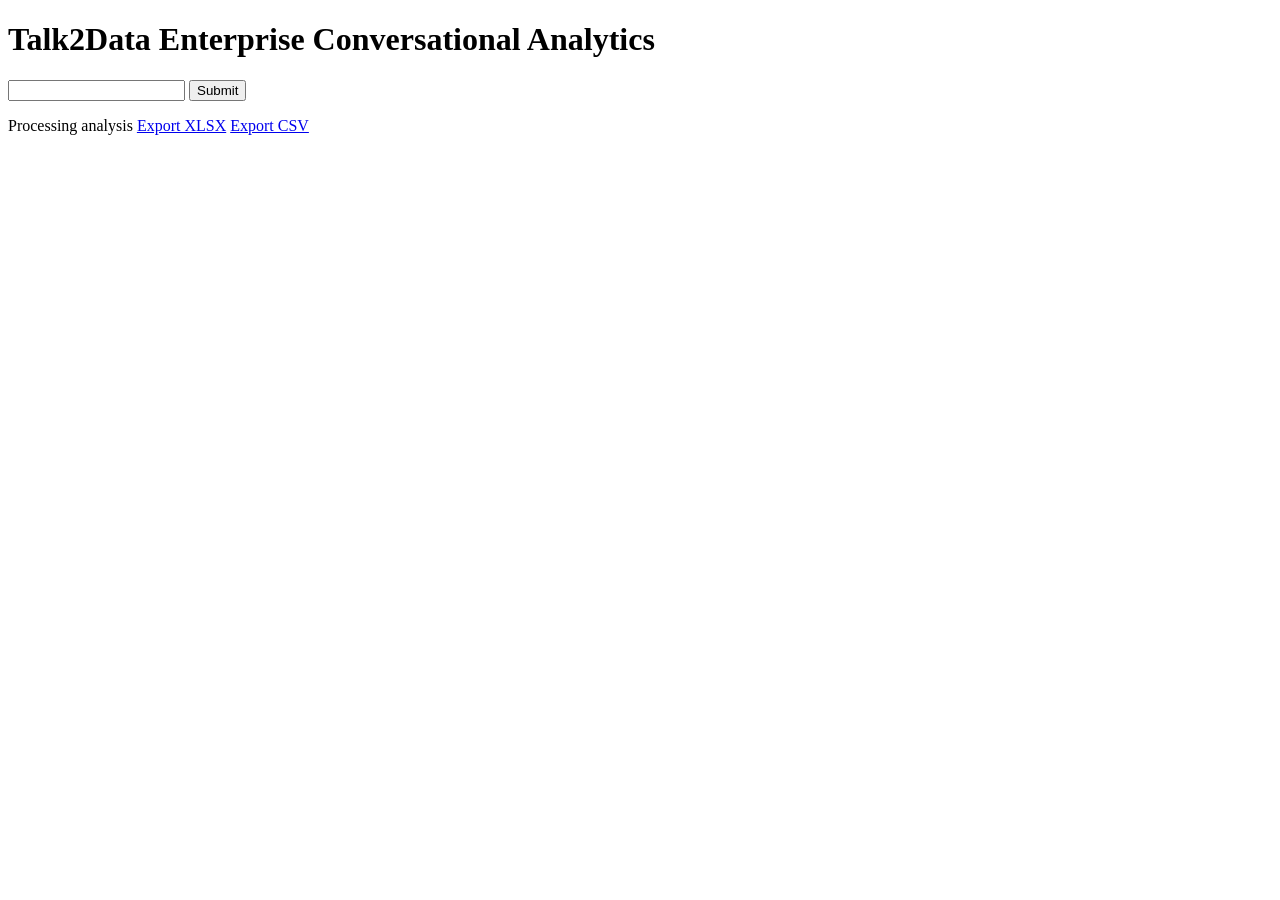
<file: backend/api/static/index.html>
<!doctype html>
<html lang="en">
  <head>
    <meta charset="UTF-8" />
    <meta name="viewport" content="width=device-width, initial-scale=1.0" />
    <title>Talk2Data — Enterprise Conversational Analytics</title>
  </head>
  <body>
    <div id="root">
      <h1>Talk2Data Enterprise Conversational Analytics</h1>
      <div id="ssr-shell">
        <div id="turns-container"></div>
        <input id="question-input" />
        <button id="btn-submit">Submit</button>
        <ul id="conv-list"></ul>
        <div class="kpi-grid"></div>
        <div class="clarification-options"></div>
        <span>Processing analysis</span>
        <a href="#export-xlsx">Export XLSX</a>
        <a href="#export-csv">Export CSV</a>
      </div>
    </div>
  </body>
</html>
</file>
